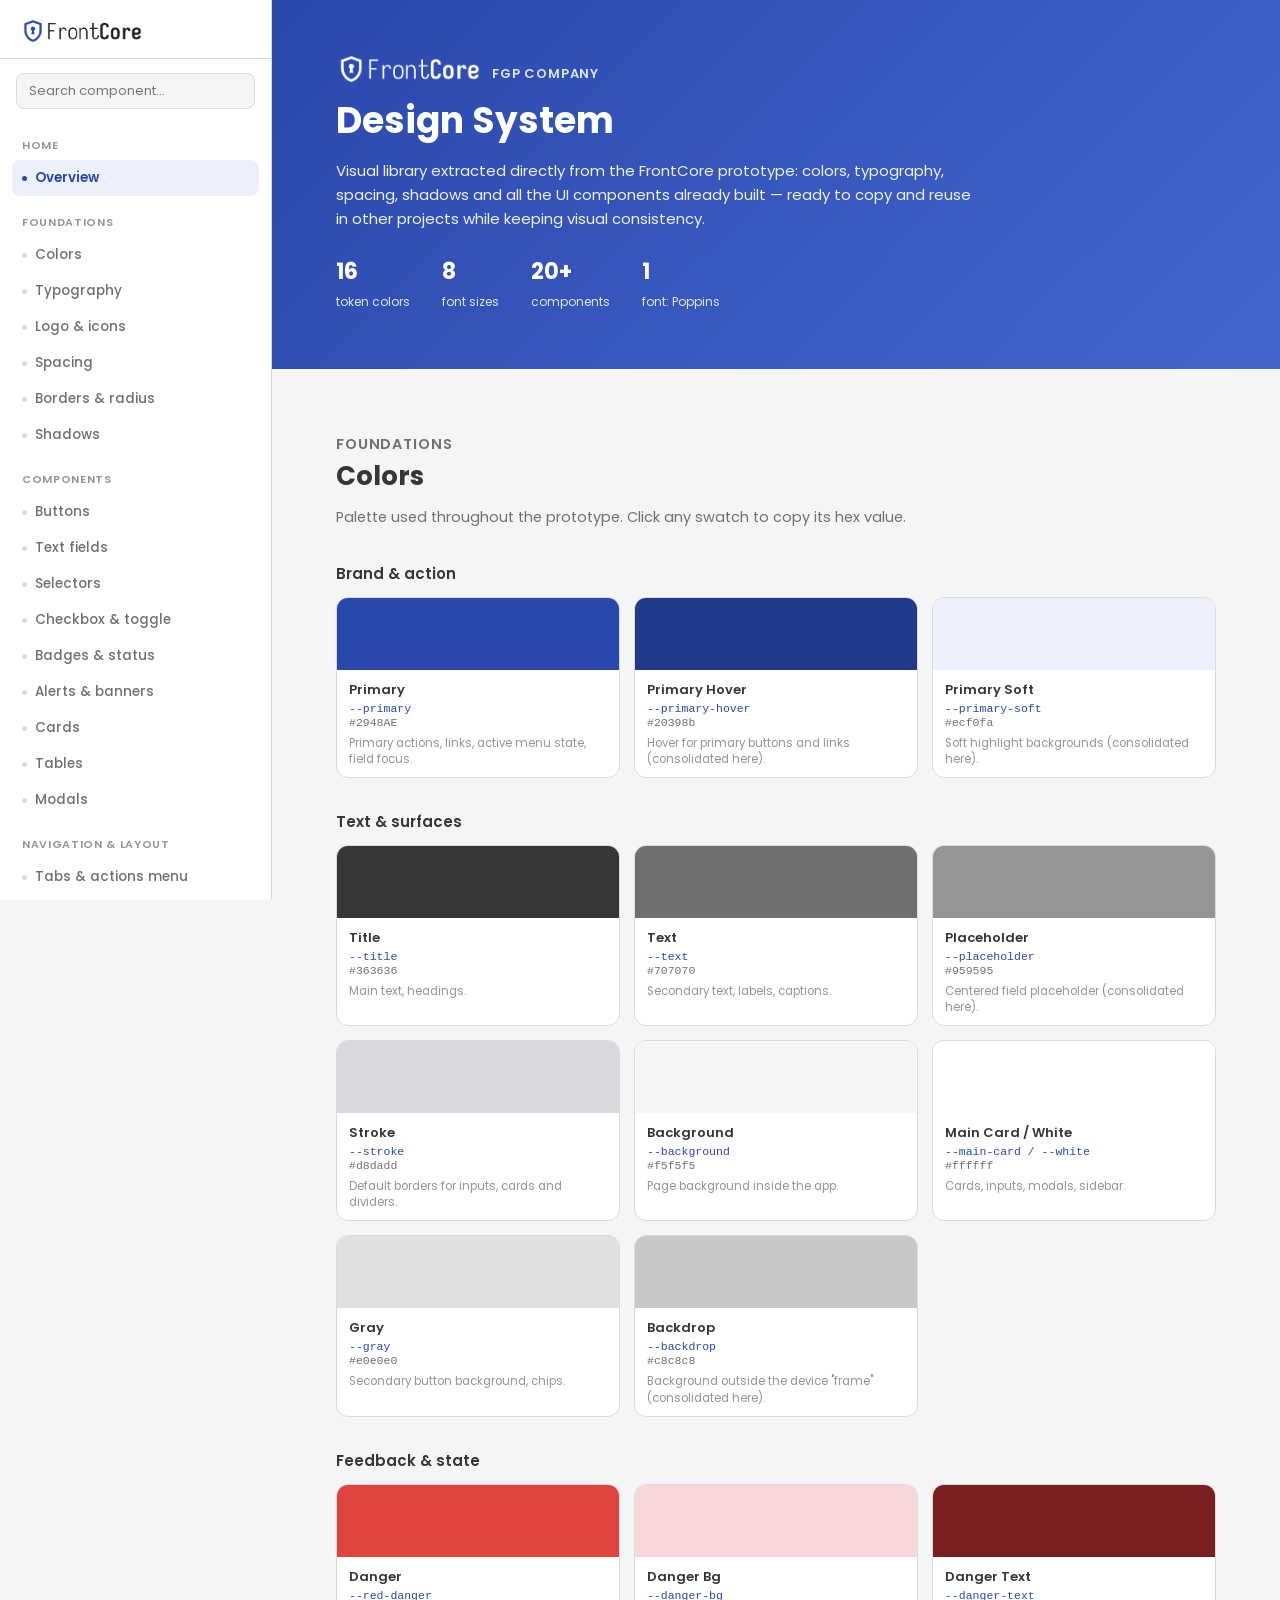
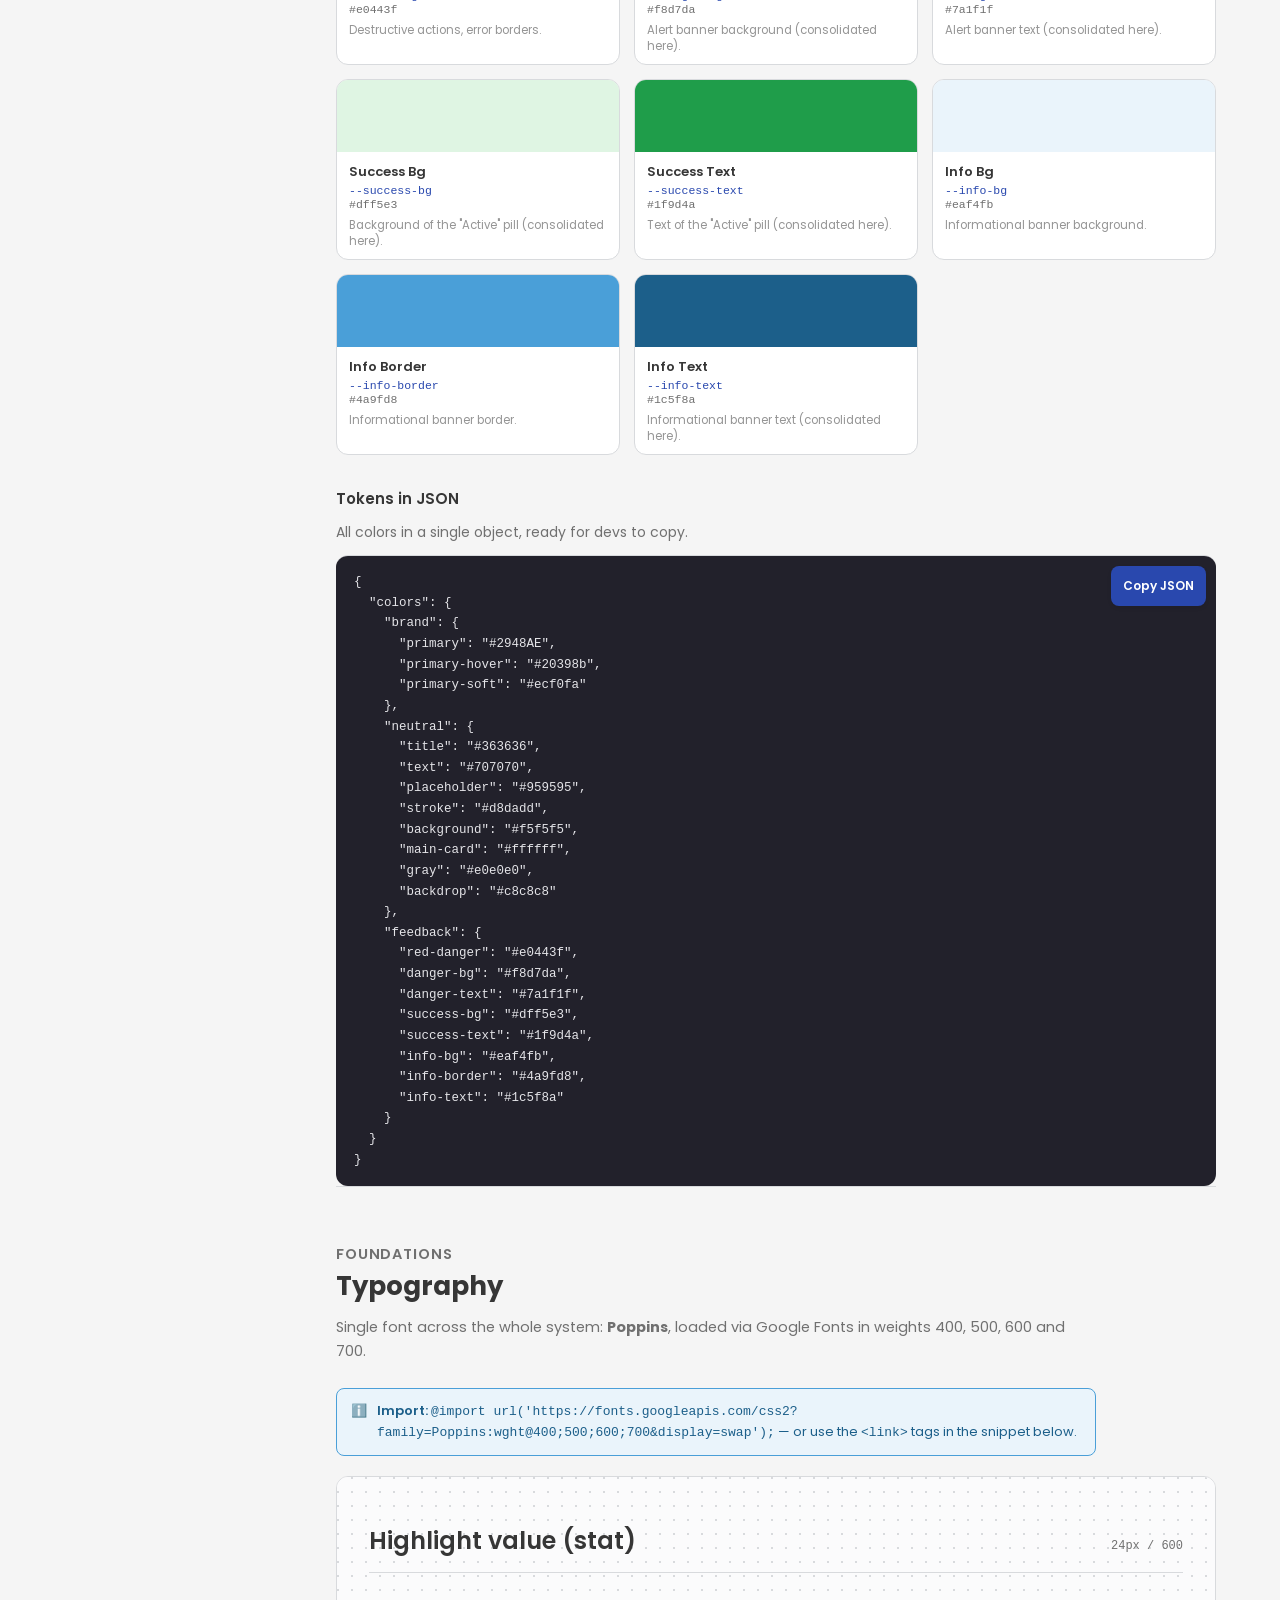
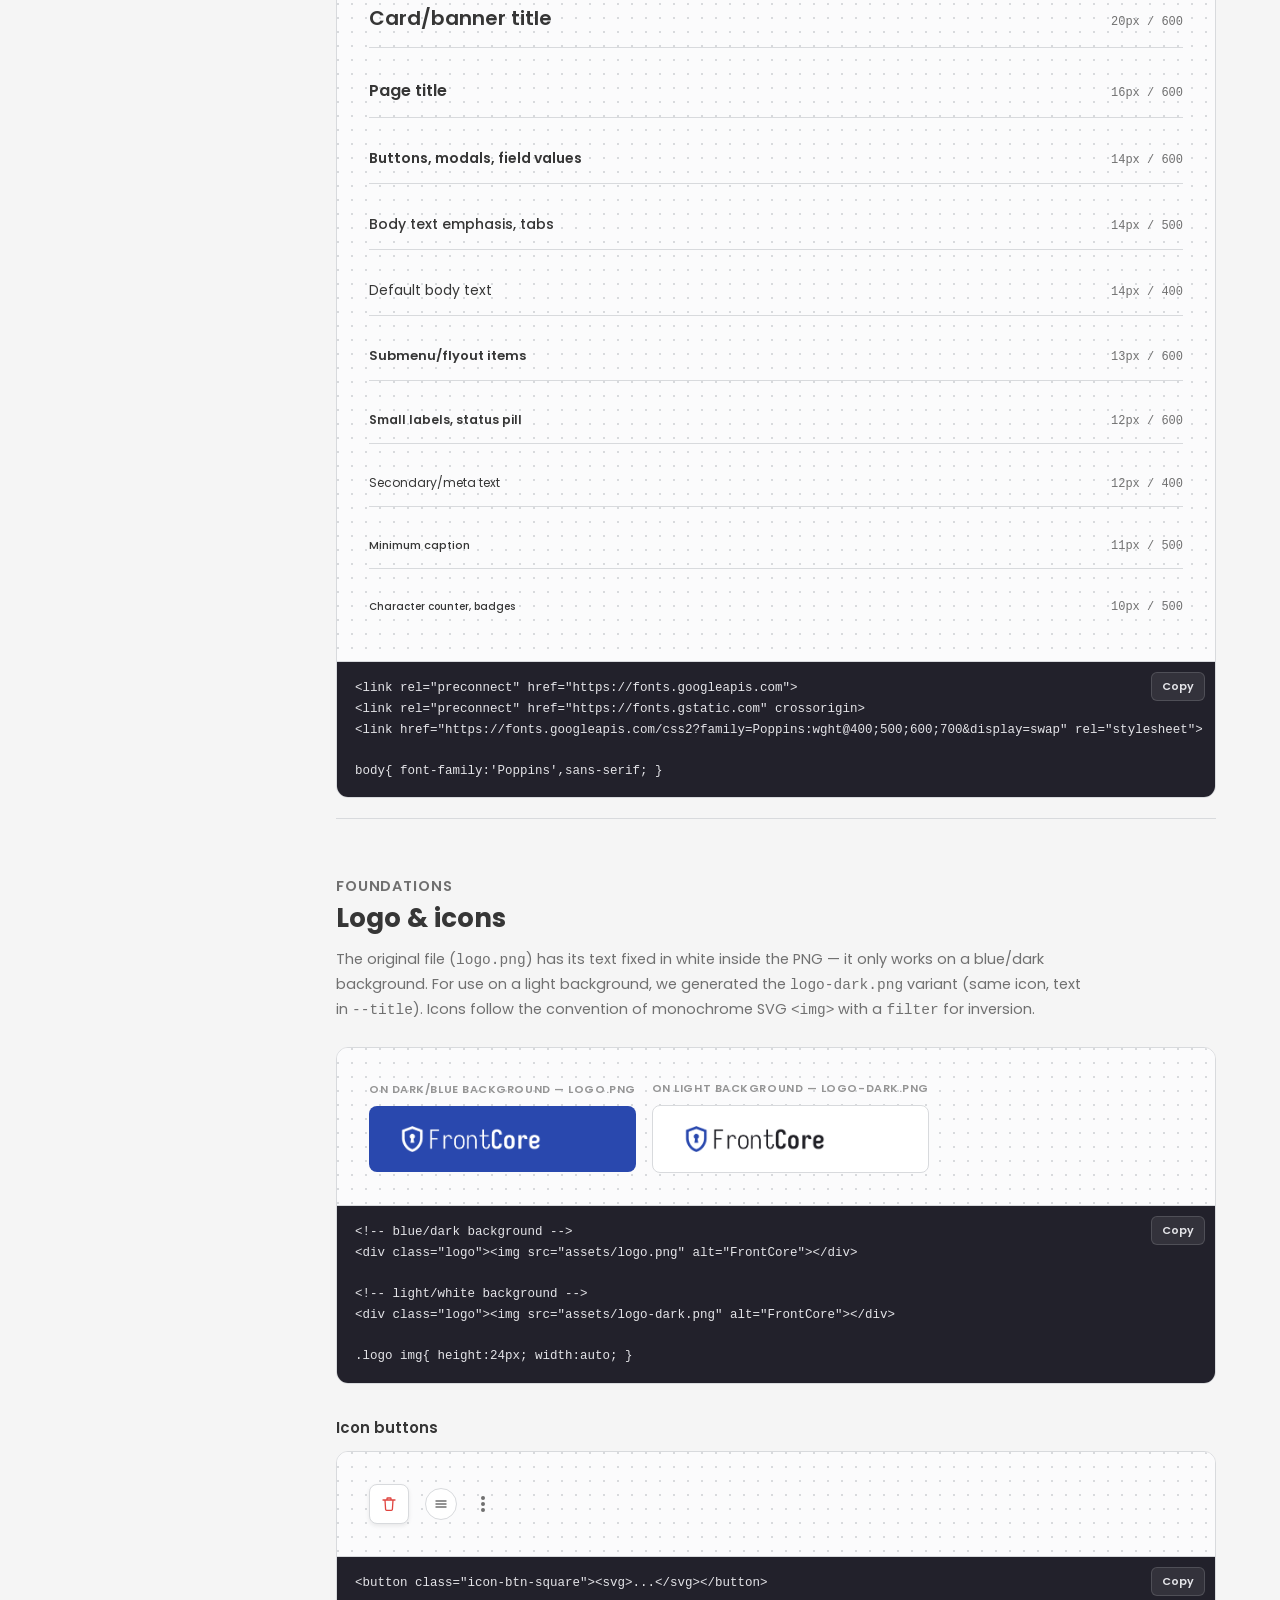
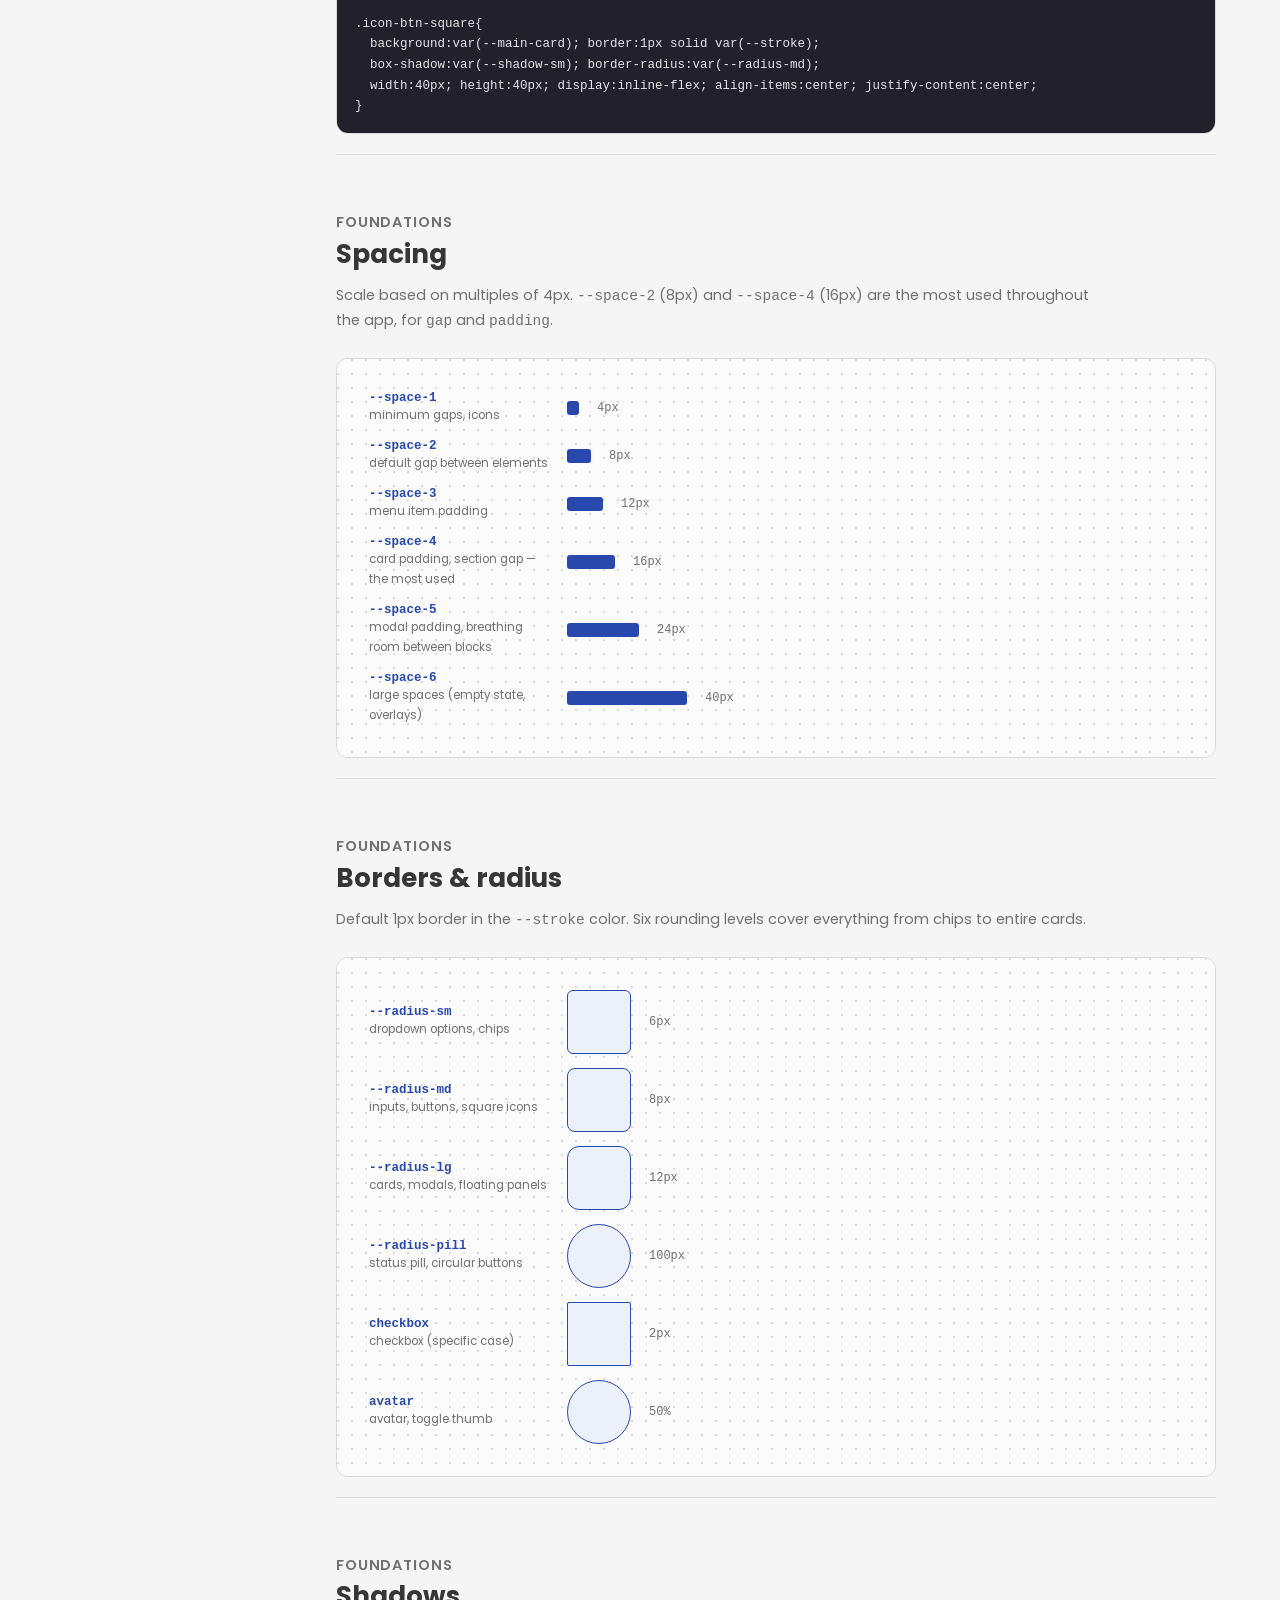
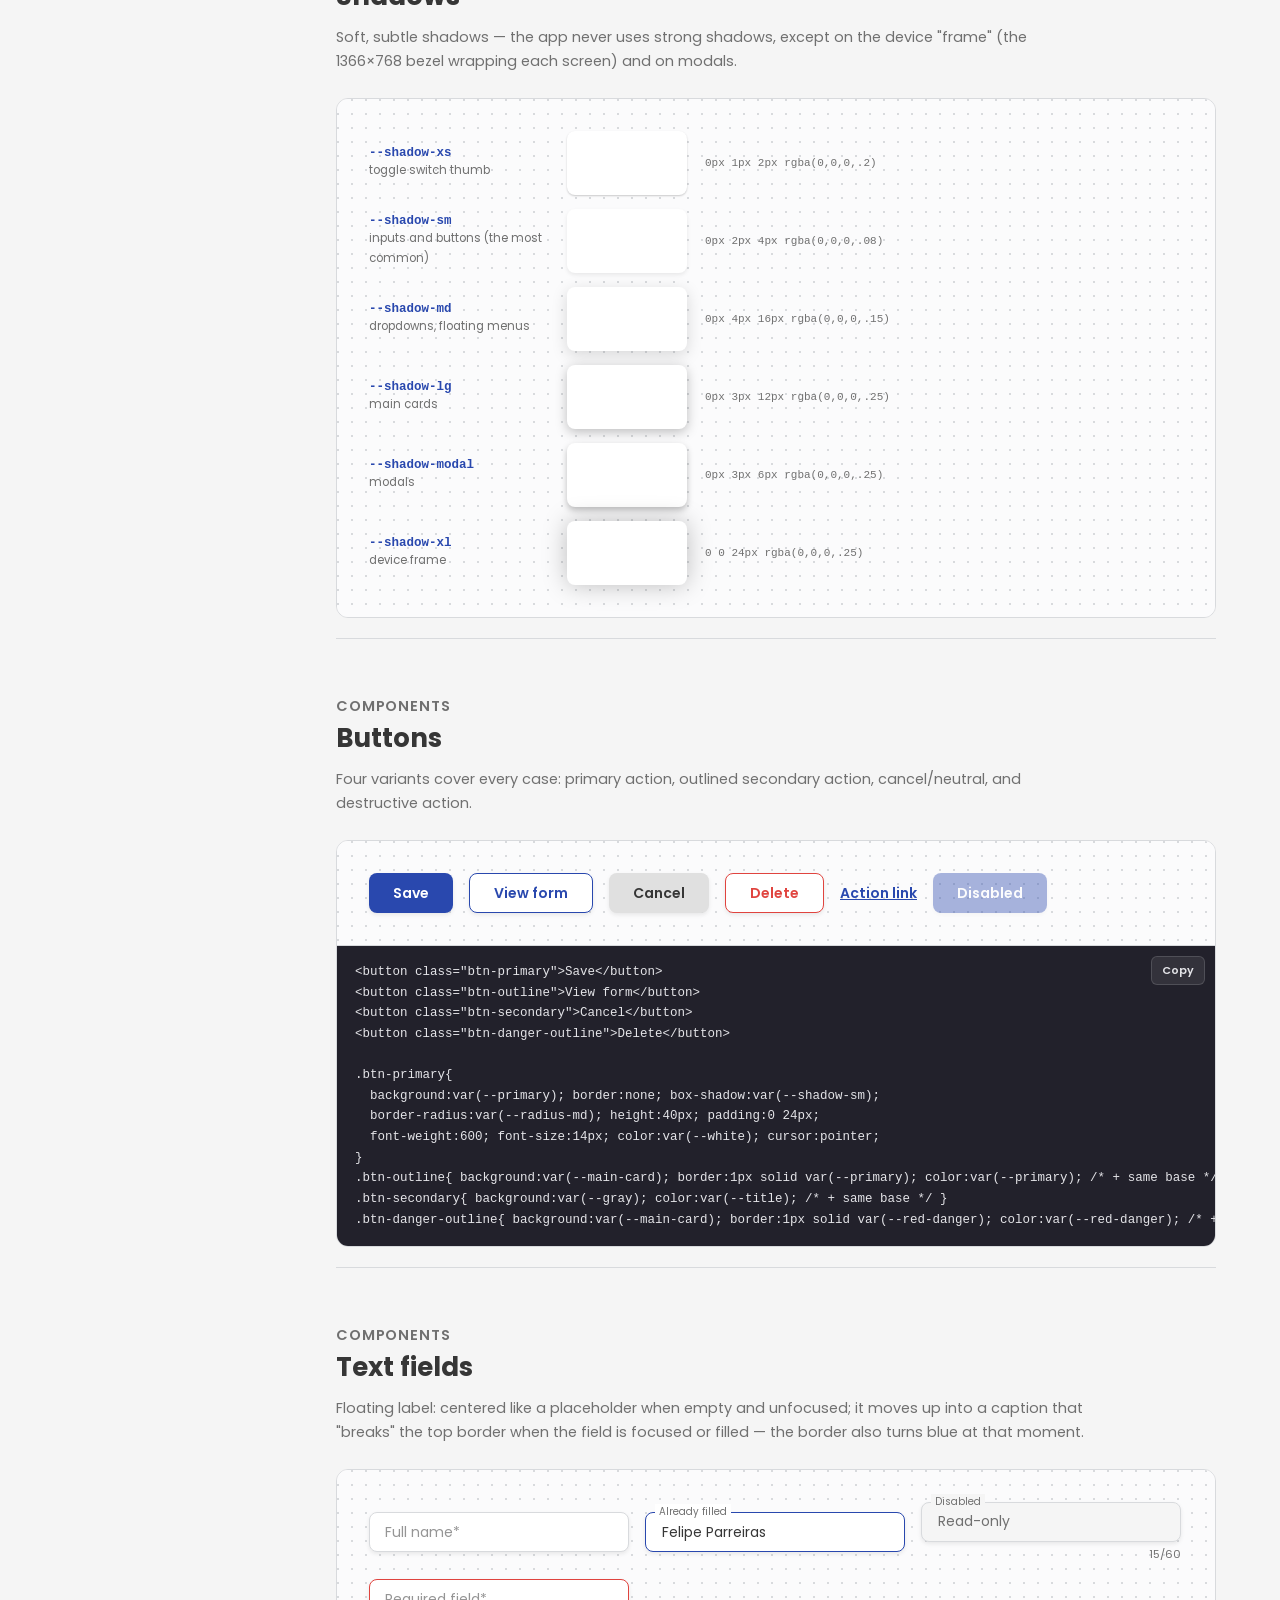
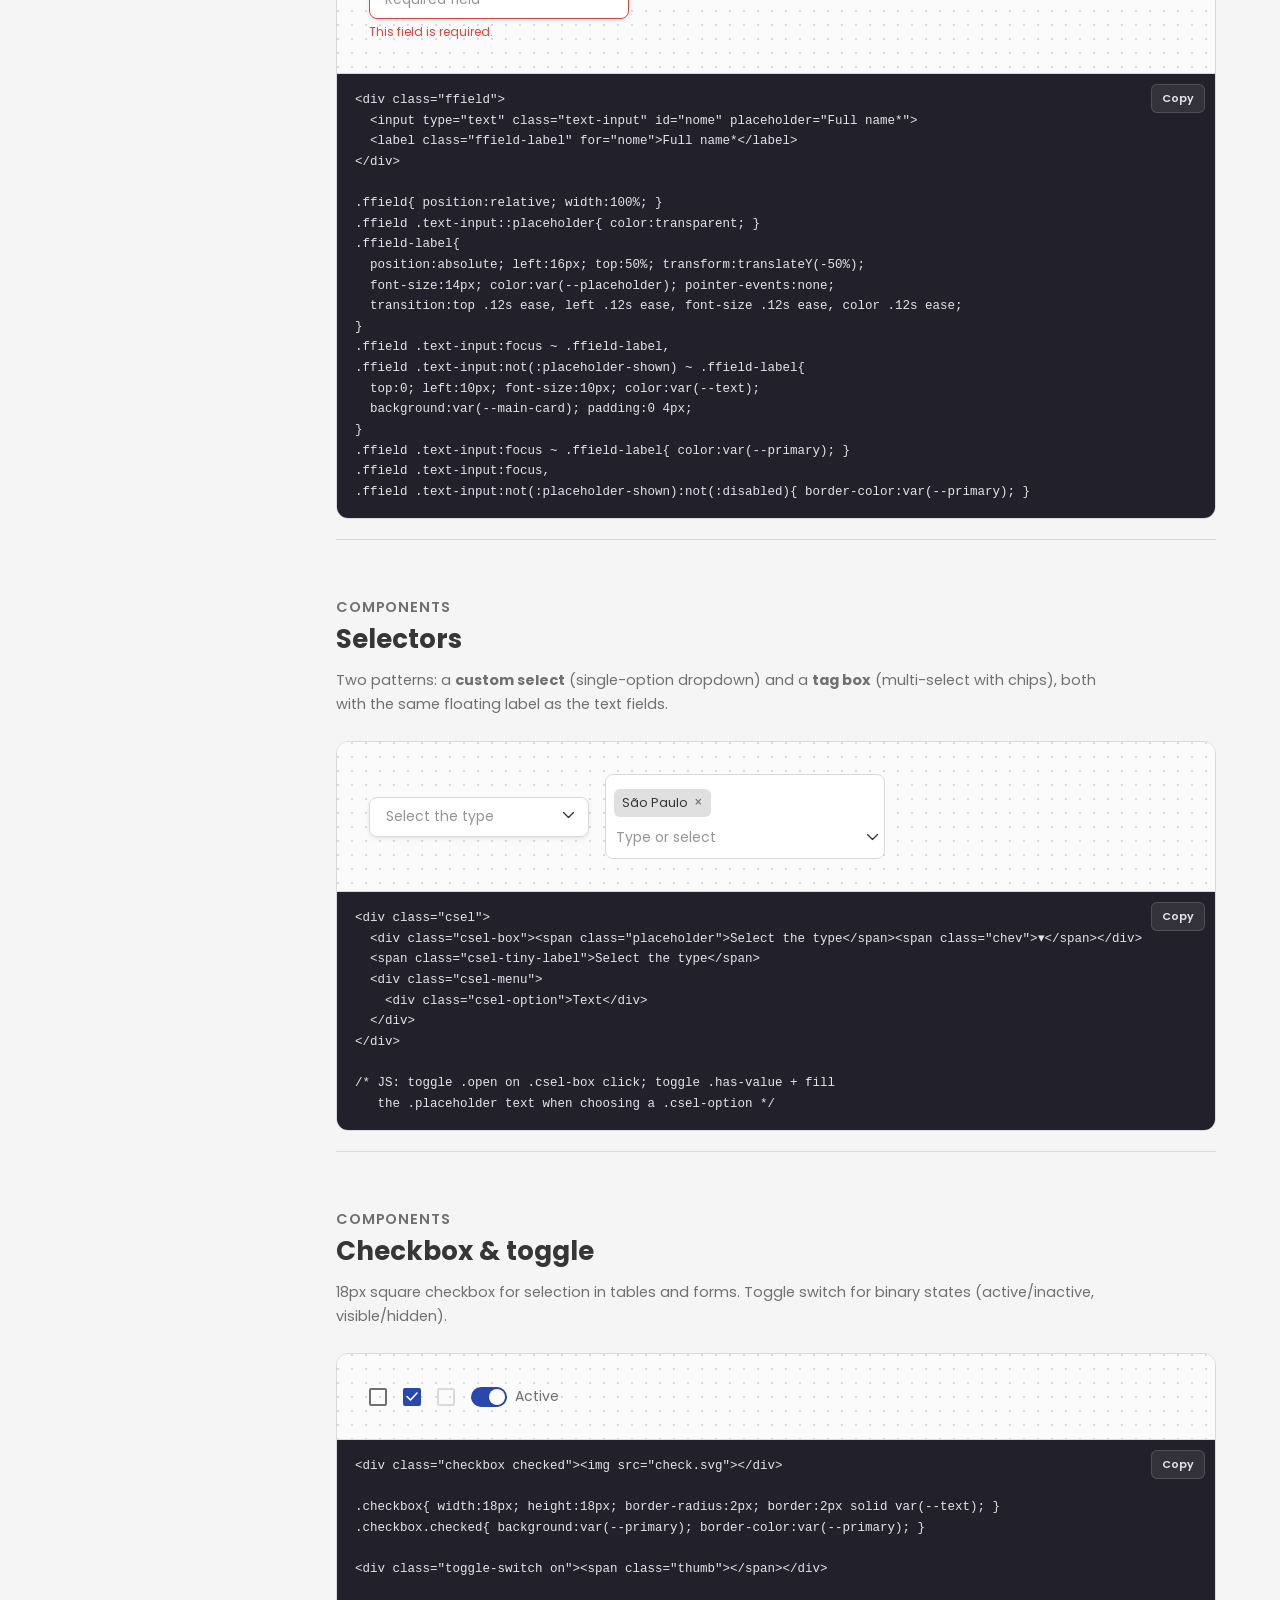
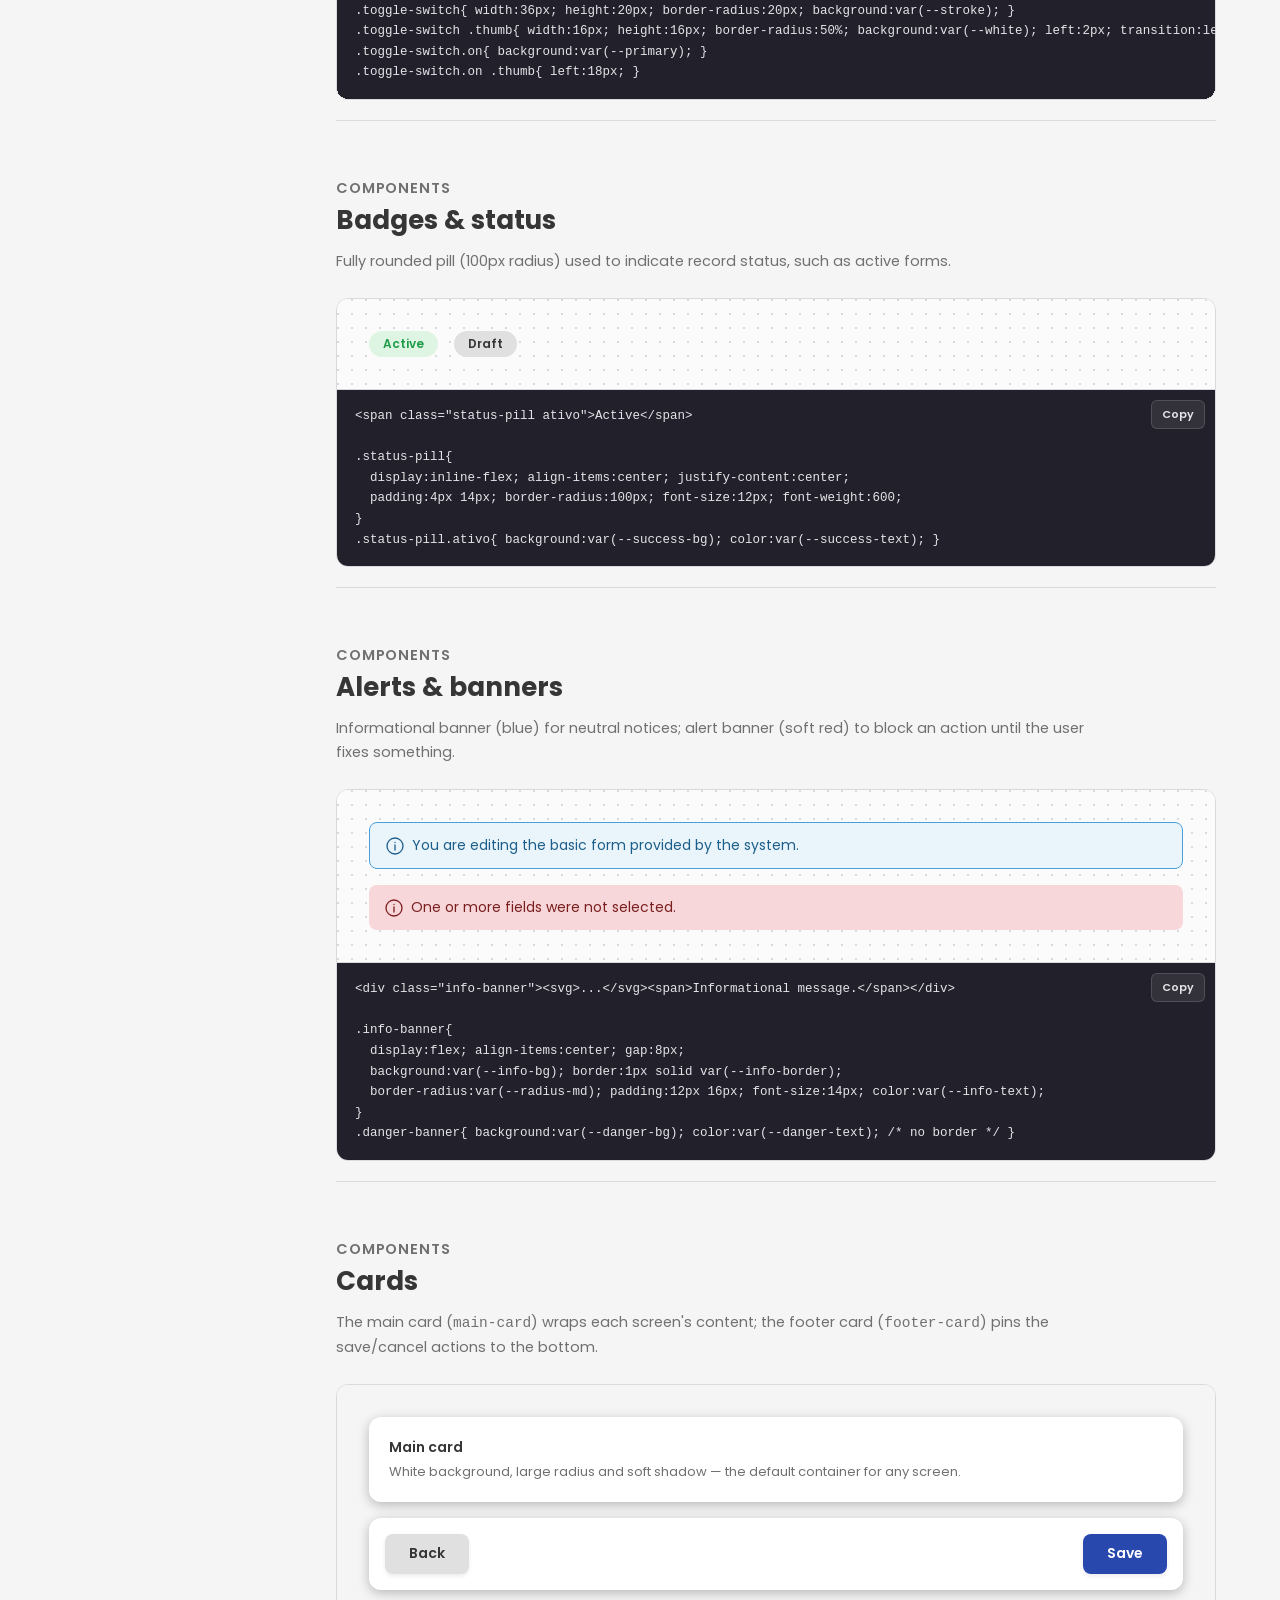
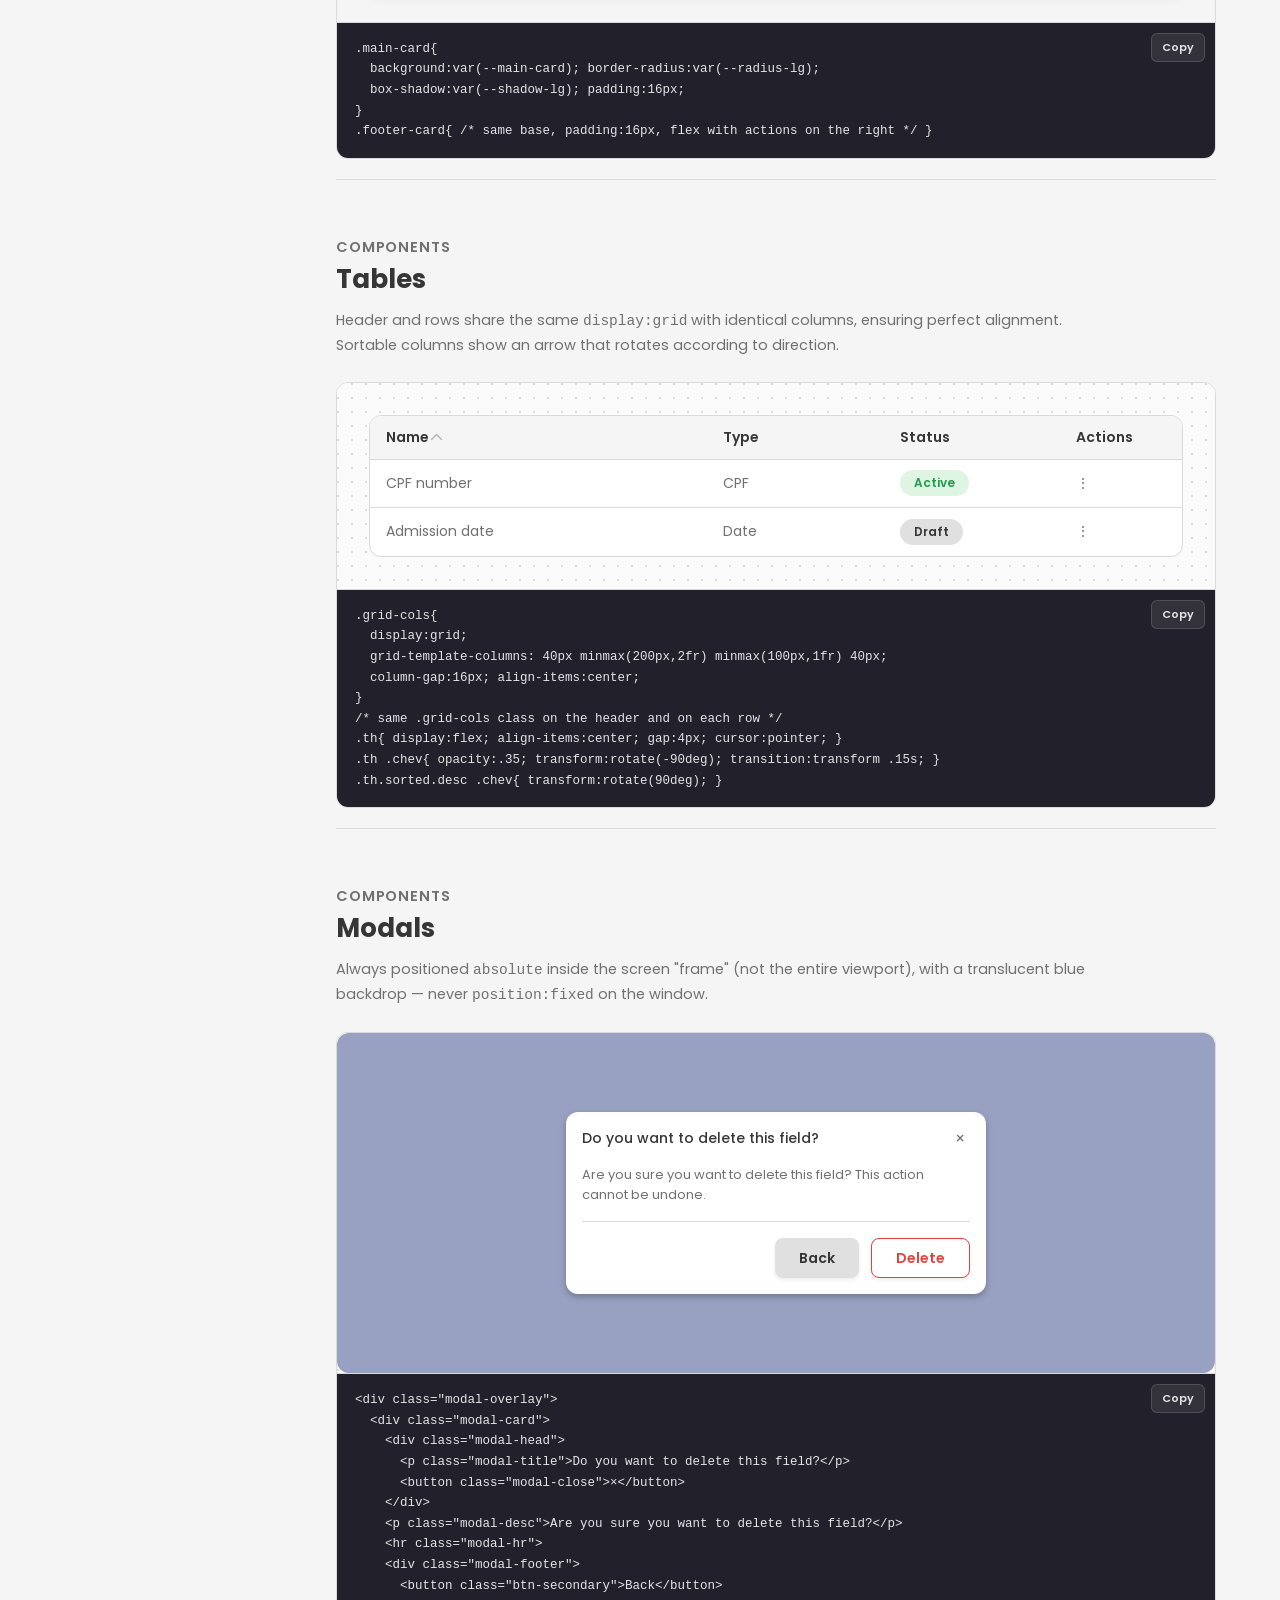
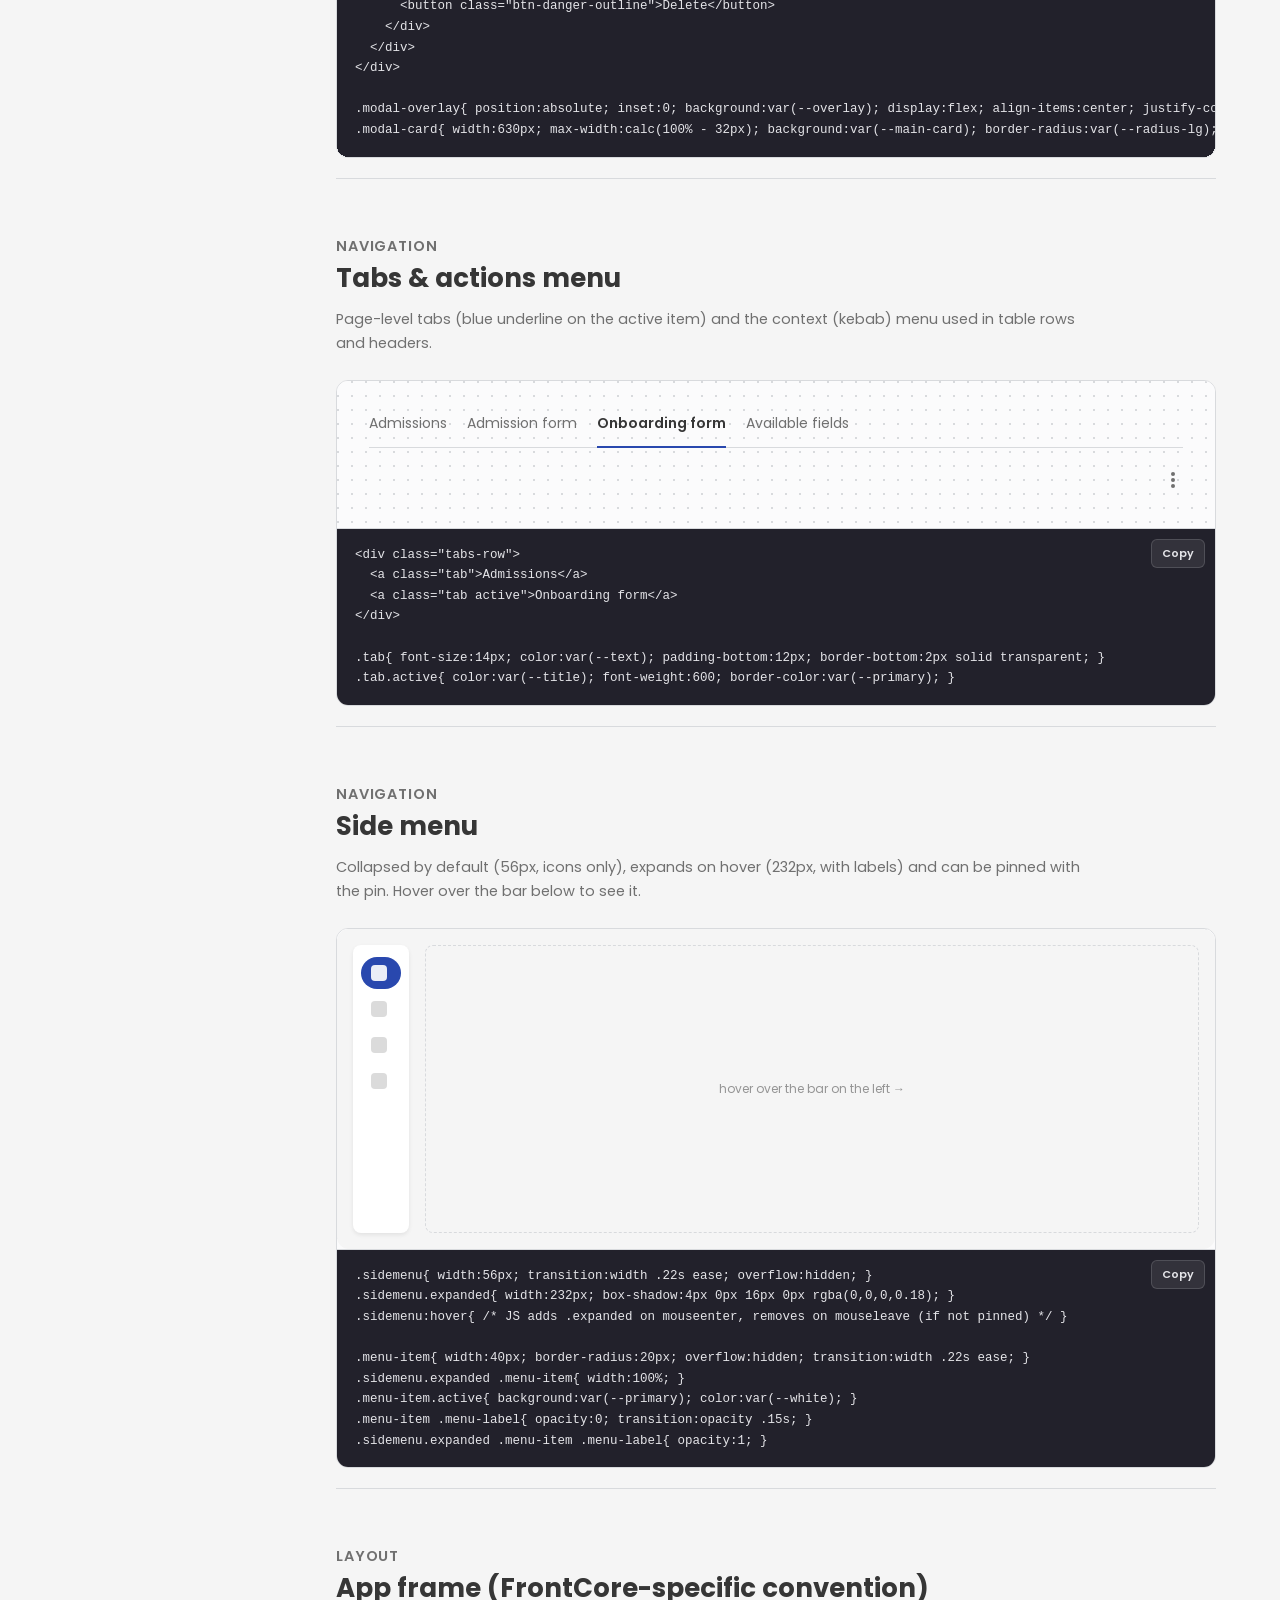
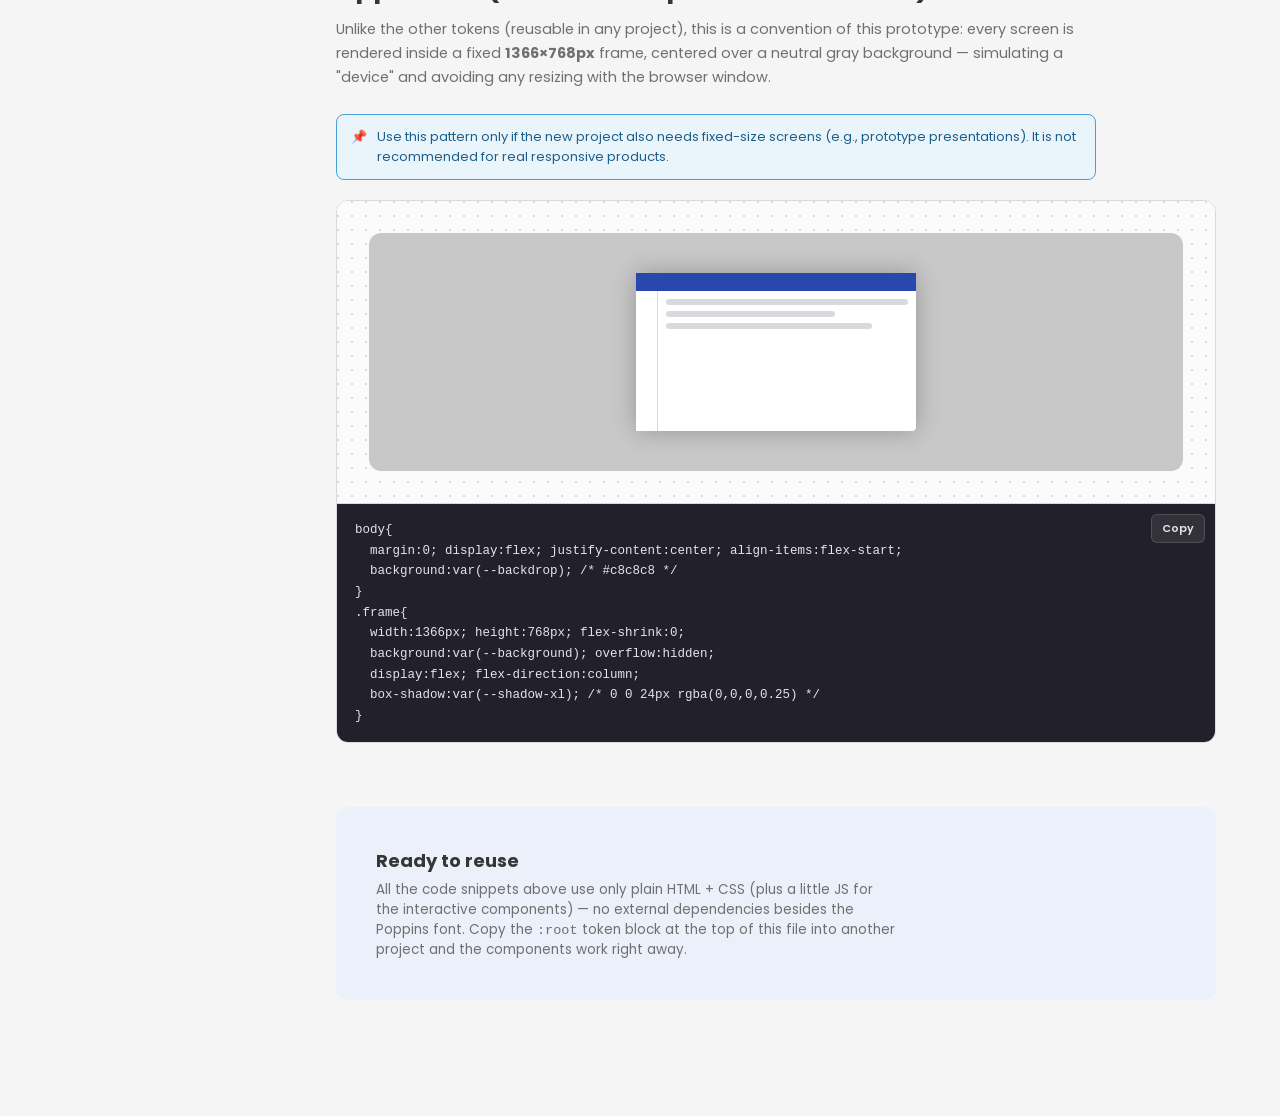
<file: index.html>
<!DOCTYPE html>
<html lang="en">
<head>
<meta charset="UTF-8">
<meta name="viewport" content="width=device-width, initial-scale=1.0">
<title>FrontCore — Design System</title>
<link rel="icon" type="image/svg+xml" href="assets/favicon.svg">
<link rel="preconnect" href="https://fonts.googleapis.com">
<link rel="preconnect" href="https://fonts.gstatic.com" crossorigin>
<link href="https://fonts.googleapis.com/css2?family=Poppins:wght@400;500;600;700&display=swap" rel="stylesheet">
<style>
  /* ============================================================
     TOKENS — faithfully extracted from the FrontCore prototype.
     Those marked "(consolidated here)" existed as loose values
     (hex/box-shadow) repeated across files, with no variable of their own;
     they were organized into tokens to make reuse easier.
     ============================================================ */
  :root{
    --primary:#2948AE;
    --primary-hover:#20398b;
    --primary-soft:#ecf0fa;      /* consolidated here */
    --background:#f5f5f5;
    --main-card:#ffffff;
    --white:#ffffff;
    --title:#363636;
    --text:#707070;
    --placeholder:#959595;       /* consolidated here */
    --stroke:#d8dadd;
    --gray:#e0e0e0;
    --backdrop:#c8c8c8;          /* consolidated here */
    --red-danger:#e0443f;
    --danger-bg:#f8d7da;         /* consolidated here */
    --danger-text:#7a1f1f;       /* consolidated here */
    --success-bg:#dff5e3;        /* consolidated here */
    --success-text:#1f9d4a;      /* consolidated here */
    --info-bg:#eaf4fb;
    --info-border:#4a9fd8;
    --info-text:#1c5f8a;         /* consolidated here */
    --overlay:rgba(41,72,174,0.3);

    --radius-sm:6px;
    --radius-md:8px;
    --radius-lg:12px;
    --radius-pill:100px;

    --shadow-xs:0px 1px 2px rgba(0,0,0,0.2);
    --shadow-sm:0px 2px 4px rgba(0,0,0,0.08);
    --shadow-md:0px 4px 16px rgba(0,0,0,0.15);
    --shadow-lg:0px 3px 12px rgba(0,0,0,0.25);
    --shadow-modal:0px 3px 6px rgba(0,0,0,0.25);
    --shadow-xl:0 0 24px rgba(0,0,0,0.25);

    --space-1:4px;
    --space-2:8px;
    --space-3:12px;
    --space-4:16px;
    --space-5:24px;
    --space-6:40px;

    --font:'Poppins',sans-serif;
  }

  *{box-sizing:border-box;}
  html{scroll-behavior:smooth;}
  html,body{margin:0;font-family:var(--font);color:var(--title);background:var(--background);}
  img{display:block;max-width:100%;}
  a{color:inherit;}
  button{font-family:inherit;}
  input{font-family:inherit;}
  code, pre{font-family:'SFMono-Regular',Consolas,'Liberation Mono',Menlo,monospace;}

  /* ---------------- Documentation site layout ---------------- */
  .app{display:flex;min-height:100vh;}

  .sidenav{
    width:272px;flex-shrink:0;background:var(--main-card);border-right:1px solid var(--stroke);
    position:sticky;top:0;height:100vh;overflow-y:auto;display:flex;flex-direction:column;z-index:20;
  }
  .sidenav-brand{display:flex;align-items:center;gap:10px;padding:20px 20px 16px;border-bottom:1px solid var(--stroke);}
  .sidenav-brand img{height:22px;width:auto;}
  .sidenav-brand .tag{font-size:10px;font-weight:600;color:var(--primary);background:var(--primary-soft);padding:2px 8px;border-radius:var(--radius-pill);letter-spacing:.04em;text-transform:uppercase;}
  .sidenav-search{padding:14px 16px 6px;}
  .sidenav-search input{
    width:100%;height:36px;border:1px solid var(--stroke);border-radius:var(--radius-md);padding:0 12px;
    font-size:13px;outline:none;background:var(--background);color:var(--title);
  }
  .sidenav-search input:focus{border-color:var(--primary);background:var(--main-card);}
  .sidenav-groups{padding:8px 12px 24px;flex:1;}
  .nav-group{margin-bottom:4px;}
  .nav-group-title{font-size:11px;font-weight:600;color:var(--placeholder);text-transform:uppercase;letter-spacing:.06em;padding:14px 10px 6px;}
  .nav-link{
    display:flex;align-items:center;gap:8px;padding:8px 10px;border-radius:var(--radius-md);font-size:13.5px;font-weight:500;
    color:var(--text);cursor:pointer;text-decoration:none;
  }
  .nav-link:hover{background:var(--background);color:var(--title);}
  .nav-link.active{background:var(--primary-soft);color:var(--primary);font-weight:600;}
  .nav-link .dot{width:5px;height:5px;border-radius:50%;background:var(--stroke);flex-shrink:0;}
  .nav-link.active .dot{background:var(--primary);}
  .nav-link.hidden{display:none;}

  .main{flex:1;min-width:0;}

  .hero{
    background:linear-gradient(135deg,var(--primary) 0%,#4466cc 100%);color:var(--white);
    padding:56px 64px;display:flex;flex-direction:column;gap:16px;
  }
  .hero-eyebrow{display:flex;align-items:center;gap:12px;}
  .hero-eyebrow img{height:26px;filter:brightness(0) invert(1);}
  .hero-eyebrow span{font-size:13px;font-weight:600;letter-spacing:.06em;text-transform:uppercase;opacity:.85;line-height:1;position:relative;top:4px;} /* top: fine-tuning to align with the logo baseline */
  .hero h1{margin:0;font-size:36px;font-weight:700;max-width:720px;line-height:1.25;}
  .hero p{margin:0;font-size:15px;font-weight:400;max-width:640px;line-height:1.6;opacity:.92;}
  .hero-stats{display:flex;gap:32px;margin-top:8px;flex-wrap:wrap;}
  .hero-stat b{display:block;font-size:22px;font-weight:700;}
  .hero-stat span{font-size:12px;opacity:.85;}

  .content{padding:8px 64px 96px;max-width:1180px;}

  .section{padding-top:56px;scroll-margin-top:24px;}
  .section-head{margin-bottom:24px;max-width:760px;}
  .section-kicker{font-size:12px;font-weight:600;color:var(--primary);text-transform:uppercase;letter-spacing:.06em;margin:0 0 6px;}
  .section-head h2{font-size:26px;font-weight:700;margin:0 0 10px;}
  .section-head p{font-size:14.5px;color:var(--text);line-height:1.65;margin:0;}
  .section + .section{border-top:1px solid var(--stroke);}

  .note{
    display:flex;gap:10px;background:var(--info-bg);border:1px solid var(--info-border);border-radius:var(--radius-md);
    padding:12px 14px;font-size:13px;color:var(--info-text);line-height:1.55;margin:0 0 20px;max-width:760px;
  }
  .note b{font-weight:600;}

  .subhead{font-size:15px;font-weight:600;color:var(--title);margin:32px 0 12px;}
  .subhead:first-child{margin-top:0;}

  /* ---------------- Demo blocks (preview + copyable code) ---------------- */
  .demo{border:1px solid var(--stroke);border-radius:var(--radius-lg);overflow:hidden;margin-bottom:20px;background:var(--main-card);}
  .demo-preview{
    padding:32px;display:flex;flex-wrap:wrap;align-items:center;gap:16px;
    background-image:radial-gradient(var(--stroke) 1px, transparent 1px);background-size:14px 14px;background-position:-6px -6px;
    background-color:#fbfbfc;
  }
  .demo-preview.column{flex-direction:column;align-items:stretch;}
  .demo-label{font-size:11px;font-weight:600;color:var(--placeholder);text-transform:uppercase;letter-spacing:.05em;width:100%;margin-bottom:-6px;}
  .demo-code{position:relative;border-top:1px solid var(--stroke);}
  .demo-code pre{margin:0;padding:16px 52px 16px 18px;font-size:12.5px;line-height:1.65;color:#e4e4e8;background:#22212b;overflow-x:auto;}
  .copy-btn{
    position:absolute;top:10px;right:10px;background:rgba(255,255,255,0.08);border:1px solid rgba(255,255,255,0.14);
    color:#e4e4e8;font-size:11px;font-weight:600;padding:5px 10px;border-radius:var(--radius-sm);cursor:pointer;
    display:flex;align-items:center;gap:5px;
  }
  .copy-btn:hover{background:rgba(255,255,255,0.16);}
  .copy-btn.copied{background:var(--primary);border-color:var(--primary);color:var(--white);}

  /* ---------------- Tokens: colors ---------------- */
  .swatch-grid{display:grid;grid-template-columns:repeat(auto-fill,minmax(210px,1fr));gap:14px;}
  .swatch{border:1px solid var(--stroke);border-radius:var(--radius-lg);overflow:hidden;cursor:pointer;background:var(--main-card);transition:box-shadow .15s;}
  .swatch:hover{box-shadow:var(--shadow-sm);}
  .swatch-color{height:72px;position:relative;}
  .swatch-copied-tag{
    position:absolute;inset:0;display:flex;align-items:center;justify-content:center;background:rgba(0,0,0,0.45);
    color:#fff;font-size:12px;font-weight:600;opacity:0;transition:opacity .15s;
  }
  .swatch.copied .swatch-copied-tag{opacity:1;}
  .swatch-meta{padding:10px 12px;}
  .swatch-name{font-size:13px;font-weight:600;color:var(--title);}
  .swatch-var{font-size:11.5px;color:var(--primary);font-family:monospace;margin-top:2px;}
  .swatch-hex{font-size:11.5px;color:var(--text);margin-top:1px;font-family:monospace;}
  .swatch-usage{font-size:11.5px;color:var(--placeholder);margin-top:6px;line-height:1.4;}

  /* ---------------- Typography ---------------- */
  .type-row{display:flex;align-items:baseline;gap:20px;padding:14px 0;border-bottom:1px solid var(--stroke);}
  .type-row:last-child{border-bottom:none;}
  .type-sample{flex:1;color:var(--title);}
  .type-meta{font-size:12px;color:var(--text);font-family:monospace;white-space:nowrap;}

  /* ---------------- Spacing / radius / shadow samples ---------------- */
  .token-list{display:flex;flex-direction:column;gap:14px;}
  .token-list-item{display:flex;align-items:center;gap:18px;}
  .token-visual-bar{height:14px;background:var(--primary);border-radius:3px;}
  .token-visual-box{width:64px;height:64px;background:var(--primary-soft);border:1.5px solid var(--primary);flex-shrink:0;}
  .token-visual-shadow{width:120px;height:64px;background:var(--main-card);border-radius:var(--radius-md);flex-shrink:0;}
  .token-label{width:180px;flex-shrink:0;font-size:13px;color:var(--title);}
  .token-label b{display:block;font-family:monospace;font-size:12.5px;color:var(--primary);font-weight:600;}
  .token-label span{color:var(--text);font-size:11.5px;}

  /* ================= REAL APP COMPONENTS ================= */

  /* Buttons */
  .btn-primary{
    background:var(--primary);border:none;box-shadow:var(--shadow-sm);border-radius:var(--radius-md);
    height:40px;padding:0 24px;font-weight:600;font-size:14px;color:var(--white);cursor:pointer;
    display:inline-flex;align-items:center;justify-content:center;
  }
  .btn-primary:hover{background:var(--primary-hover);}
  .btn-primary:disabled{opacity:.4;cursor:not-allowed;}
  .btn-outline{
    background:var(--main-card);border:1px solid var(--primary);box-shadow:var(--shadow-sm);
    border-radius:var(--radius-md);height:40px;padding:0 24px;display:inline-flex;align-items:center;justify-content:center;
    color:var(--primary);font-weight:600;font-size:14px;cursor:pointer;
  }
  .btn-secondary{
    background:var(--gray);border:none;box-shadow:var(--shadow-sm);border-radius:var(--radius-md);
    height:40px;padding:0 24px;font-weight:600;font-size:14px;color:var(--title);cursor:pointer;
    display:inline-flex;align-items:center;justify-content:center;
  }
  .btn-danger-outline{
    background:var(--main-card);border:1px solid var(--red-danger);box-shadow:var(--shadow-sm);
    border-radius:var(--radius-md);height:40px;padding:0 24px;font-weight:600;font-size:14px;color:var(--red-danger);cursor:pointer;
    display:inline-flex;align-items:center;justify-content:center;
  }
  .btn-link{background:transparent;border:none;padding:0;font-weight:600;font-size:14px;color:var(--primary);text-decoration:underline;cursor:pointer;}
  .icon-btn-square{
    background:var(--main-card);border:1px solid var(--stroke);box-shadow:var(--shadow-sm);
    border-radius:var(--radius-md);width:40px;height:40px;display:inline-flex;align-items:center;justify-content:center;cursor:pointer;
  }
  .icon-btn-circle{width:32px;height:32px;border-radius:var(--radius-pill);border:1px solid var(--stroke);background:var(--main-card);display:inline-flex;align-items:center;justify-content:center;cursor:pointer;}
  .icon-btn-circle:hover{background:var(--background);}
  .btn-primary img,.btn-outline img{width:14px;filter:brightness(0) invert(1);}

  /* Floating label input */
  .field-group{width:260px;display:flex;flex-direction:column;gap:4px;}
  .text-input{
    width:100%;height:40px;background:var(--main-card);border:1px solid var(--stroke);border-radius:var(--radius-md);
    box-shadow:var(--shadow-sm);padding:8px 16px;font-size:14px;color:var(--title);outline:none;
  }
  .text-input:focus,.text-input:not(:placeholder-shown):not(:disabled){border-color:var(--primary);}
  .text-input.invalid{border-color:var(--red-danger);}
  .text-input:disabled{background:var(--background);color:var(--text);cursor:not-allowed;}
  .ffield{position:relative;width:100%;}
  .ffield .text-input{width:100%;}
  .ffield .text-input::placeholder{color:transparent;}
  .ffield-label{
    position:absolute;left:16px;top:50%;transform:translateY(-50%);font-size:14px;color:var(--placeholder);
    pointer-events:none;background:transparent;transition:top .12s ease,left .12s ease,font-size .12s ease,color .12s ease,background-color .12s ease;
  }
  .ffield .text-input:focus ~ .ffield-label,.ffield .text-input:not(:placeholder-shown) ~ .ffield-label{
    top:0;left:10px;font-size:10px;color:var(--text);background:var(--main-card);padding:0 4px;
  }
  .ffield .text-input:focus ~ .ffield-label{color:var(--primary);}
  .ffield .text-input:disabled ~ .ffield-label{background:var(--background);}
  .field-counter{align-self:flex-end;font-size:11px;color:var(--text);}
  .field-error{font-size:12px;color:var(--red-danger);}

  /* Custom select */
  .csel{position:relative;width:220px;}
  .csel-box{
    width:100%;height:40px;background:var(--main-card);border:1px solid var(--stroke);border-radius:var(--radius-md);
    box-shadow:var(--shadow-sm);padding:8px 16px;display:flex;align-items:center;justify-content:space-between;gap:8px;cursor:pointer;font-size:14px;color:var(--title);
  }
  .csel-box .placeholder{color:var(--placeholder);transition:opacity .12s ease;}
  .csel.open .csel-box .placeholder{opacity:0;}
  .csel.open .csel-box{border-color:var(--primary);}
  .csel-box .chev{width:7px;flex-shrink:0;transform:rotate(90deg);transition:transform .15s;}
  .csel.open .csel-box .chev{transform:rotate(-90deg);}
  .tagbox .chev{width:7px;flex-shrink:0;transform:rotate(90deg);transition:transform .15s;}
  .tagbox.open .chev{transform:rotate(-90deg);}
  .csel-menu{display:none;position:absolute;top:calc(100% + 4px);left:0;right:0;background:var(--main-card);border:1px solid var(--stroke);border-radius:var(--radius-md);box-shadow:var(--shadow-md);z-index:30;max-height:180px;overflow-y:auto;padding:4px;}
  .csel.open .csel-menu{display:block;}
  .csel-option{padding:8px 12px;font-size:14px;border-radius:var(--radius-sm);cursor:pointer;color:var(--title);}
  .csel-option:hover{background:var(--background);}
  .csel-option.selected{color:var(--primary);font-weight:600;}
  .csel-tiny-label{position:absolute;top:-6px;left:10px;background:var(--main-card);padding:0 4px;font-size:10px;color:var(--text);opacity:0;pointer-events:none;transition:opacity .12s ease,color .12s ease;}
  .csel.open .csel-tiny-label,.csel.has-value .csel-tiny-label{opacity:1;}
  .csel.open .csel-tiny-label{color:var(--primary);}

  /* Tag multiselect */
  .tagbox{background:var(--main-card);border:1px solid var(--stroke);border-radius:var(--radius-md);padding:8px;display:flex;flex-direction:column;gap:8px;position:relative;width:280px;transition:padding-top .12s ease,border-color .12s ease;}
  .tagbox.open,.tagbox.has-value{padding-top:14px;}
  .tagbox.open{border-color:var(--primary);}
  .tag-list{display:flex;flex-wrap:wrap;gap:6px;}
  .tag-chip{background:var(--gray);border-radius:var(--radius-sm);padding:4px 8px;font-size:13px;color:var(--title);display:flex;align-items:center;gap:6px;}
  .tag-chip button{background:transparent;border:none;padding:0;cursor:pointer;color:var(--text);display:flex;}
  .tag-input-row{display:flex;align-items:center;justify-content:space-between;gap:8px;cursor:text;}
  .tag-input-row input{flex:1;border:none;outline:none;font-size:14px;font-family:inherit;min-width:60px;color:var(--title);}
  .tag-input-row input::placeholder{color:var(--placeholder);}

  /* Checkbox / toggle */
  .checkbox{width:18px;height:18px;border-radius:2px;border:2px solid var(--text);cursor:pointer;display:flex;align-items:center;justify-content:center;flex-shrink:0;}
  .checkbox.checked{background:var(--primary);border-color:var(--primary);}
  .checkbox.locked{border-color:var(--stroke);cursor:not-allowed;}
  .toggle-switch{width:36px;height:20px;border-radius:20px;background:var(--stroke);position:relative;cursor:pointer;flex-shrink:0;transition:background .15s;}
  .toggle-switch .thumb{position:absolute;top:2px;left:2px;width:16px;height:16px;border-radius:50%;background:var(--white);transition:left .15s;box-shadow:var(--shadow-xs);}
  .toggle-switch.on{background:var(--primary);}
  .toggle-switch.on .thumb{left:18px;}
  .toggle-row{display:flex;align-items:center;gap:8px;}
  .toggle-label{font-size:14px;color:var(--text);}

  /* Status pill */
  .status-pill{display:inline-flex;align-items:center;justify-content:center;padding:4px 14px;border-radius:var(--radius-pill);font-size:12px;font-weight:600;white-space:nowrap;}
  .status-pill.ativo{background:var(--success-bg);color:var(--success-text);}
  .status-pill.rascunho{background:var(--gray);color:var(--title);}

  /* Banners */
  .info-banner{display:flex;align-items:center;gap:8px;background:var(--info-bg);border:1px solid var(--info-border);border-radius:var(--radius-md);padding:12px 16px;font-size:14px;color:var(--info-text);width:100%;}
  .danger-banner{display:flex;align-items:center;gap:8px;background:var(--danger-bg);border-radius:var(--radius-md);padding:12px 16px;font-size:14px;color:var(--danger-text);width:100%;}

  /* Cards */
  .main-card-demo{background:var(--main-card);border-radius:var(--radius-lg);box-shadow:var(--shadow-lg);padding:20px;width:100%;}
  .footer-card-demo{background:var(--main-card);border-radius:var(--radius-lg);box-shadow:var(--shadow-lg);padding:16px;width:100%;display:flex;align-items:center;justify-content:space-between;gap:16px;}

  /* Table */
  .table-demo{width:100%;background:var(--main-card);border:1px solid var(--stroke);border-radius:var(--radius-lg);overflow:hidden;}
  .grid-cols-demo{display:grid;grid-template-columns:minmax(160px,2fr) minmax(120px,1fr) minmax(120px,1fr) 90px;column-gap:16px;align-items:center;padding:0 16px;}
  .table-head-demo{background:var(--background);height:44px;border-bottom:1px solid var(--stroke);}
  .th-demo{display:flex;align-items:center;gap:4px;font-size:14px;font-weight:600;color:var(--title);cursor:pointer;user-select:none;}
  .th-demo .chev{width:7px;height:12px;opacity:.35;transform:rotate(-90deg);}
  .row-demo{height:48px;border-bottom:1px solid var(--stroke);font-size:14px;color:var(--text);}
  .row-demo:last-child{border-bottom:none;}
  .cell-status{display:flex;}

  /* Kebab / dropdown */
  .kebab-btn{background:transparent;border:none;padding:8px;cursor:pointer;display:flex;align-items:center;justify-content:center;border-radius:var(--radius-pill);}
  .kebab-btn:hover{background:var(--background);}
  .kebab-wrap{position:relative;display:inline-block;}
  .dropdown-menu-demo{position:absolute;top:calc(100% + 4px);right:0;min-width:200px;background:var(--main-card);border:1px solid var(--stroke);border-radius:var(--radius-md);box-shadow:var(--shadow-md);z-index:30;padding:4px;display:none;}
  .dropdown-menu-demo.show{display:block;}
  .dropdown-item-demo{padding:10px 12px;font-size:14px;border-radius:var(--radius-sm);cursor:pointer;color:var(--title);white-space:nowrap;}
  .dropdown-item-demo:hover{background:var(--background);}
  .dropdown-item-demo.danger{color:var(--red-danger);}

  /* Modal */
  .modal-stage{position:relative;height:340px;background:var(--backdrop);border-radius:var(--radius-lg);display:flex;align-items:center;justify-content:center;overflow:hidden;}
  .modal-overlay-demo{position:absolute;inset:0;background:var(--overlay);display:flex;align-items:center;justify-content:center;}
  .modal-card-demo{width:78%;max-width:420px;background:var(--main-card);border-radius:var(--radius-lg);box-shadow:var(--shadow-modal);padding:16px;display:flex;flex-direction:column;gap:16px;}
  .modal-head-demo{display:flex;align-items:center;justify-content:space-between;}
  .modal-title-demo{margin:0;font-size:14px;font-weight:500;color:var(--title);}
  .modal-close-demo{background:transparent;border:none;padding:0;width:20px;height:20px;cursor:pointer;color:var(--text);font-size:16px;line-height:1;}
  .modal-desc-demo{margin:0;font-size:13px;color:var(--text);}
  .modal-hr-demo{border:none;border-top:1px solid var(--stroke);margin:0;}
  .modal-footer-demo{display:flex;justify-content:flex-end;gap:12px;}

  /* Tabs / breadcrumb */
  .tabs-row{display:flex;align-items:center;gap:20px;border-bottom:1px solid var(--stroke);padding-bottom:12px;}
  .tab-demo{font-size:14px;color:var(--text);cursor:pointer;padding-bottom:12px;margin-bottom:-13px;border-bottom:2px solid transparent;}
  .tab-demo.active{color:var(--title);font-weight:600;border-color:var(--primary);}

  /* Sidebar mini-demo */
  .sidebar-stage{height:320px;background:var(--background);border-radius:var(--radius-lg);padding:16px;position:relative;overflow:hidden;}
  .sidebar-demo{position:absolute;top:16px;left:16px;bottom:16px;width:56px;background:var(--main-card);box-shadow:var(--shadow-sm);border-radius:var(--radius-md);padding:12px 0;display:flex;flex-direction:column;gap:4px;transition:width .22s ease;overflow:hidden;z-index:2;}
  .sidebar-demo.expanded{width:190px;box-shadow:4px 0px 16px 0px rgba(0,0,0,0.18);}
  .sidebar-menu-item{width:40px;margin:0 8px;height:32px;border-radius:20px;display:flex;align-items:center;gap:10px;padding:0 10px;color:var(--text);white-space:nowrap;overflow:hidden;transition:width .22s ease;flex-shrink:0;cursor:pointer;}
  .sidebar-demo.expanded .sidebar-menu-item{width:174px;}
  .sidebar-menu-item.active{background:var(--primary);color:var(--white);}
  .sidebar-menu-item .dot-ic{width:16px;height:16px;border-radius:4px;background:currentColor;opacity:.25;flex-shrink:0;}
  .sidebar-menu-item.active .dot-ic{background:var(--white);opacity:.9;}
  .sidebar-menu-item .label{font-size:13px;font-weight:500;opacity:0;transition:opacity .15s;}
  .sidebar-demo.expanded .sidebar-menu-item .label{opacity:1;}
  .sidebar-canvas-hint{position:absolute;left:88px;top:16px;right:16px;bottom:16px;border:1.5px dashed var(--stroke);border-radius:var(--radius-md);display:flex;align-items:center;justify-content:center;color:var(--placeholder);font-size:12px;transition:left .22s ease;}
  .sidebar-stage:has(.sidebar-demo.expanded) .sidebar-canvas-hint{left:222px;}

  /* Frame device convention */
  .frame-sample-wrap{background:var(--backdrop);border-radius:var(--radius-lg);padding:40px;display:flex;align-items:center;justify-content:center;}
  .frame-sample{width:280px;height:158px;background:var(--main-card);border-radius:4px;box-shadow:var(--shadow-xl);display:flex;flex-direction:column;}
  .frame-sample-header{height:18px;background:var(--primary);flex-shrink:0;}
  .frame-sample-body{flex:1;display:flex;}
  .frame-sample-side{width:22px;background:var(--main-card);border-right:1px solid var(--stroke);}
  .frame-sample-main{flex:1;padding:8px;}
  .frame-sample-main .bar{height:6px;background:var(--stroke);border-radius:3px;margin-bottom:6px;}
  .frame-sample-main .bar:nth-child(2){width:70%;}
  .frame-sample-main .bar:nth-child(3){width:85%;}

  .footer-cta{margin-top:64px;padding:40px;background:var(--primary-soft);border-radius:var(--radius-lg);display:flex;align-items:center;justify-content:space-between;gap:24px;flex-wrap:wrap;}
  .footer-cta h3{margin:0 0 6px;font-size:18px;}
  .footer-cta p{margin:0;font-size:13.5px;color:var(--text);max-width:520px;}

  @media (max-width:900px){
    .sidenav{display:none;}
    .hero,.content{padding-left:24px;padding-right:24px;}
  }
</style>
</head>
<body>

<div class="app">

  <aside class="sidenav">
    <div class="sidenav-brand">
      <img src="assets/logo-dark.png" alt="FrontCore">
    </div>
    <div class="sidenav-search">
      <input type="text" id="navSearch" placeholder="Search component...">
    </div>
    <nav class="sidenav-groups" id="navGroups">
      <div class="nav-group">
        <div class="nav-group-title">Home</div>
        <a class="nav-link" data-target="overview"><span class="dot"></span>Overview</a>
      </div>
      <div class="nav-group">
        <div class="nav-group-title">Foundations</div>
        <a class="nav-link" data-target="cores"><span class="dot"></span>Colors</a>
        <a class="nav-link" data-target="tipografia"><span class="dot"></span>Typography</a>
        <a class="nav-link" data-target="logo"><span class="dot"></span>Logo &amp; icons</a>
        <a class="nav-link" data-target="espacamento"><span class="dot"></span>Spacing</a>
        <a class="nav-link" data-target="bordas"><span class="dot"></span>Borders &amp; radius</a>
        <a class="nav-link" data-target="sombras"><span class="dot"></span>Shadows</a>
      </div>
      <div class="nav-group">
        <div class="nav-group-title">Components</div>
        <a class="nav-link" data-target="botoes"><span class="dot"></span>Buttons</a>
        <a class="nav-link" data-target="campos"><span class="dot"></span>Text fields</a>
        <a class="nav-link" data-target="selects"><span class="dot"></span>Selectors</a>
        <a class="nav-link" data-target="controles"><span class="dot"></span>Checkbox &amp; toggle</a>
        <a class="nav-link" data-target="badges"><span class="dot"></span>Badges &amp; status</a>
        <a class="nav-link" data-target="alertas"><span class="dot"></span>Alerts &amp; banners</a>
        <a class="nav-link" data-target="cards"><span class="dot"></span>Cards</a>
        <a class="nav-link" data-target="tabelas"><span class="dot"></span>Tables</a>
        <a class="nav-link" data-target="modais"><span class="dot"></span>Modals</a>
      </div>
      <div class="nav-group">
        <div class="nav-group-title">Navigation &amp; layout</div>
        <a class="nav-link" data-target="tabs"><span class="dot"></span>Tabs &amp; actions menu</a>
        <a class="nav-link" data-target="sidebar"><span class="dot"></span>Side menu</a>
        <a class="nav-link" data-target="frame"><span class="dot"></span>App frame</a>
      </div>
    </nav>
  </aside>

  <main class="main">

    <header class="hero" id="overview">
      <div class="hero-eyebrow">
        <img src="assets/logo.png" alt="">
        <span>FGP Company</span>
      </div>
      <h1>Design System</h1>
      <p>Visual library extracted directly from the FrontCore prototype: colors, typography, spacing, shadows and all the UI components already built — ready to copy and reuse in other projects while keeping visual consistency.</p>
      <div class="hero-stats">
        <div class="hero-stat"><b>16</b><span>token colors</span></div>
        <div class="hero-stat"><b>8</b><span>font sizes</span></div>
        <div class="hero-stat"><b>20+</b><span>components</span></div>
        <div class="hero-stat"><b>1</b><span>font: Poppins</span></div>
      </div>
    </header>

    <div class="content">

      <!-- ===================== COLORS ===================== -->
      <section class="section" id="cores">
        <div class="section-head">
          <p class="section-kicker">Foundations</p>
          <h2>Colors</h2>
          <p>Palette used throughout the prototype. Click any swatch to copy its hex value.</p>
        </div>

        <div class="subhead">Brand &amp; action</div>
        <div class="swatch-grid" id="swatchesBrand"></div>

        <div class="subhead">Text &amp; surfaces</div>
        <div class="swatch-grid" id="swatchesNeutral"></div>

        <div class="subhead">Feedback &amp; state</div>
        <div class="swatch-grid" id="swatchesFeedback"></div>

        <div class="subhead">Tokens in JSON</div>
        <p style="margin:0 0 12px;color:var(--text);font-size:14px;">All colors in a single object, ready for devs to copy.</p>
        <div class="demo-code" style="position:relative;border-radius:var(--radius-lg);overflow:hidden;">
          <button class="btn-primary" id="copyJsonBtn" style="position:absolute;top:10px;right:10px;padding:6px 12px;font-size:12px;z-index:1;">Copy JSON</button>
          <pre id="colorsJson"></pre>
        </div>
      </section>

      <!-- ===================== TYPOGRAPHY ===================== -->
      <section class="section" id="tipografia">
        <div class="section-head">
          <p class="section-kicker">Foundations</p>
          <h2>Typography</h2>
          <p>Single font across the whole system: <b>Poppins</b>, loaded via Google Fonts in weights 400, 500, 600 and 700.</p>
        </div>

        <div class="note"><span>ℹ️</span><span><b>Import:</b> <code>@import url('https://fonts.googleapis.com/css2?family=Poppins:wght@400;500;600;700&amp;display=swap');</code> — or use the <code>&lt;link&gt;</code> tags in the snippet below.</span></div>

        <div class="demo">
          <div class="demo-preview column" id="typeScale"></div>
          <div class="demo-code">
            <button class="copy-btn" data-copy="fontlink">Copy</button>
            <pre><code id="code-fontlink">&lt;link rel="preconnect" href="https://fonts.googleapis.com"&gt;
&lt;link rel="preconnect" href="https://fonts.gstatic.com" crossorigin&gt;
&lt;link href="https://fonts.googleapis.com/css2?family=Poppins:wght@400;500;600;700&amp;display=swap" rel="stylesheet"&gt;

body{ font-family:'Poppins',sans-serif; }</code></pre>
          </div>
        </div>
      </section>

      <!-- ===================== LOGO ===================== -->
      <section class="section" id="logo">
        <div class="section-head">
          <p class="section-kicker">Foundations</p>
          <h2>Logo &amp; icons</h2>
          <p>The original file (<code>logo.png</code>) has its text fixed in white inside the PNG — it only works on a blue/dark background. For use on a light background, we generated the <code>logo-dark.png</code> variant (same icon, text in <code>--title</code>). Icons follow the convention of monochrome SVG <code>&lt;img&gt;</code> with a <code>filter</code> for inversion.</p>
        </div>

        <div class="demo">
          <div class="demo-preview">
            <div>
              <div class="demo-label" style="margin-bottom:8px;">On dark/blue background — logo.png</div>
              <div style="background:var(--primary);padding:20px 28px;border-radius:var(--radius-md);"><img src="assets/logo.png" alt="" style="height:26px;"></div>
            </div>
            <div>
              <div class="demo-label" style="margin-bottom:8px;">On light background — logo-dark.png</div>
              <div style="background:var(--main-card);border:1px solid var(--stroke);padding:20px 28px;border-radius:var(--radius-md);"><img src="assets/logo-dark.png" alt="" style="height:26px;"></div>
            </div>
          </div>
          <div class="demo-code">
            <button class="copy-btn" data-copy="logo">Copy</button>
            <pre><code id="code-logo">&lt;!-- blue/dark background --&gt;
&lt;div class="logo"&gt;&lt;img src="assets/logo.png" alt="FrontCore"&gt;&lt;/div&gt;

&lt;!-- light/white background --&gt;
&lt;div class="logo"&gt;&lt;img src="assets/logo-dark.png" alt="FrontCore"&gt;&lt;/div&gt;

.logo img{ height:24px; width:auto; }</code></pre>
          </div>
        </div>

        <div class="subhead">Icon buttons</div>
        <div class="demo">
          <div class="demo-preview">
            <button class="icon-btn-square"><svg width="16" height="16" viewBox="0 0 16 16" fill="none"><path d="M2 4h12M6 4V2.5A.5.5 0 0 1 6.5 2h3a.5.5 0 0 1 .5.5V4m2 0-.6 9.4a1 1 0 0 1-1 .9H5.6a1 1 0 0 1-1-.9L4 4" stroke="var(--red-danger)" stroke-width="1.3" stroke-linecap="round" stroke-linejoin="round"/></svg></button>
            <button class="icon-btn-circle"><svg width="14" height="14" viewBox="0 0 14 14" fill="none"><path d="M2 4h10M2 7h10M2 10h10" stroke="var(--text)" stroke-width="1.4" stroke-linecap="round"/></svg></button>
            <button class="kebab-btn"><svg width="4" height="16" viewBox="0 0 4 16" fill="none"><circle cx="2" cy="2" r="2" fill="var(--text)"/><circle cx="2" cy="8" r="2" fill="var(--text)"/><circle cx="2" cy="14" r="2" fill="var(--text)"/></svg></button>
          </div>
          <div class="demo-code">
            <button class="copy-btn" data-copy="iconbtn">Copy</button>
            <pre><code id="code-iconbtn">&lt;button class="icon-btn-square"&gt;&lt;svg&gt;...&lt;/svg&gt;&lt;/button&gt;

.icon-btn-square{
  background:var(--main-card); border:1px solid var(--stroke);
  box-shadow:var(--shadow-sm); border-radius:var(--radius-md);
  width:40px; height:40px; display:inline-flex; align-items:center; justify-content:center;
}</code></pre>
          </div>
        </div>
      </section>

      <!-- ===================== SPACING ===================== -->
      <section class="section" id="espacamento">
        <div class="section-head">
          <p class="section-kicker">Foundations</p>
          <h2>Spacing</h2>
          <p>Scale based on multiples of 4px. <code>--space-2</code> (8px) and <code>--space-4</code> (16px) are the most used throughout the app, for <code>gap</code> and <code>padding</code>.</p>
        </div>
        <div class="demo">
          <div class="demo-preview column">
            <div class="token-list" id="spacingList"></div>
          </div>
        </div>
      </section>

      <!-- ===================== BORDERS ===================== -->
      <section class="section" id="bordas">
        <div class="section-head">
          <p class="section-kicker">Foundations</p>
          <h2>Borders &amp; radius</h2>
          <p>Default 1px border in the <code>--stroke</code> color. Six rounding levels cover everything from chips to entire cards.</p>
        </div>
        <div class="demo">
          <div class="demo-preview column">
            <div class="token-list" id="radiusList"></div>
          </div>
        </div>
      </section>

      <!-- ===================== SHADOWS ===================== -->
      <section class="section" id="sombras">
        <div class="section-head">
          <p class="section-kicker">Foundations</p>
          <h2>Shadows</h2>
          <p>Soft, subtle shadows — the app never uses strong shadows, except on the device "frame" (the 1366×768 bezel wrapping each screen) and on modals.</p>
        </div>
        <div class="demo">
          <div class="demo-preview">
            <div class="token-list" id="shadowList" style="width:100%;"></div>
          </div>
        </div>
      </section>

      <!-- ===================== BUTTONS ===================== -->
      <section class="section" id="botoes">
        <div class="section-head">
          <p class="section-kicker">Components</p>
          <h2>Buttons</h2>
          <p>Four variants cover every case: primary action, outlined secondary action, cancel/neutral, and destructive action.</p>
        </div>

        <div class="demo">
          <div class="demo-preview">
            <button class="btn-primary">Save</button>
            <button class="btn-outline">View form</button>
            <button class="btn-secondary">Cancel</button>
            <button class="btn-danger-outline">Delete</button>
            <button class="btn-link">Action link</button>
            <button class="btn-primary" disabled>Disabled</button>
          </div>
          <div class="demo-code">
            <button class="copy-btn" data-copy="btns">Copy</button>
            <pre><code id="code-btns">&lt;button class="btn-primary"&gt;Save&lt;/button&gt;
&lt;button class="btn-outline"&gt;View form&lt;/button&gt;
&lt;button class="btn-secondary"&gt;Cancel&lt;/button&gt;
&lt;button class="btn-danger-outline"&gt;Delete&lt;/button&gt;

.btn-primary{
  background:var(--primary); border:none; box-shadow:var(--shadow-sm);
  border-radius:var(--radius-md); height:40px; padding:0 24px;
  font-weight:600; font-size:14px; color:var(--white); cursor:pointer;
}
.btn-outline{ background:var(--main-card); border:1px solid var(--primary); color:var(--primary); /* + same base */ }
.btn-secondary{ background:var(--gray); color:var(--title); /* + same base */ }
.btn-danger-outline{ background:var(--main-card); border:1px solid var(--red-danger); color:var(--red-danger); /* + same base */ }</code></pre>
          </div>
        </div>
      </section>

      <!-- ===================== TEXT FIELDS ===================== -->
      <section class="section" id="campos">
        <div class="section-head">
          <p class="section-kicker">Components</p>
          <h2>Text fields</h2>
          <p>Floating label: centered like a placeholder when empty and unfocused; it moves up into a caption that "breaks" the top border when the field is focused or filled — the border also turns blue at that moment.</p>
        </div>

        <div class="demo">
          <div class="demo-preview">
            <div class="field-group">
              <div class="ffield">
                <input type="text" class="text-input" id="demoInput1" placeholder="Full name*" maxlength="60">
                <label class="ffield-label" for="demoInput1">Full name*</label>
              </div>
            </div>
            <div class="field-group">
              <div class="ffield">
                <input type="text" class="text-input" id="demoInput2" placeholder="Already filled" value="Felipe Parreiras">
                <label class="ffield-label" for="demoInput2">Already filled</label>
              </div>
            </div>
            <div class="field-group">
              <div class="ffield">
                <input type="text" class="text-input" placeholder="Disabled" value="Read-only" disabled>
                <label class="ffield-label">Disabled</label>
              </div>
              <span class="field-counter">15/60</span>
            </div>
            <div class="field-group">
              <div class="ffield">
                <input type="text" class="text-input invalid" placeholder="Required field*">
                <label class="ffield-label">Required field*</label>
              </div>
              <span class="field-error">This field is required.</span>
            </div>
          </div>
          <div class="demo-code">
            <button class="copy-btn" data-copy="input">Copy</button>
            <pre><code id="code-input">&lt;div class="ffield"&gt;
  &lt;input type="text" class="text-input" id="nome" placeholder="Full name*"&gt;
  &lt;label class="ffield-label" for="nome"&gt;Full name*&lt;/label&gt;
&lt;/div&gt;

.ffield{ position:relative; width:100%; }
.ffield .text-input::placeholder{ color:transparent; }
.ffield-label{
  position:absolute; left:16px; top:50%; transform:translateY(-50%);
  font-size:14px; color:var(--placeholder); pointer-events:none;
  transition:top .12s ease, left .12s ease, font-size .12s ease, color .12s ease;
}
.ffield .text-input:focus ~ .ffield-label,
.ffield .text-input:not(:placeholder-shown) ~ .ffield-label{
  top:0; left:10px; font-size:10px; color:var(--text);
  background:var(--main-card); padding:0 4px;
}
.ffield .text-input:focus ~ .ffield-label{ color:var(--primary); }
.ffield .text-input:focus,
.ffield .text-input:not(:placeholder-shown):not(:disabled){ border-color:var(--primary); }</code></pre>
          </div>
        </div>
      </section>

      <!-- ===================== SELECTS ===================== -->
      <section class="section" id="selects">
        <div class="section-head">
          <p class="section-kicker">Components</p>
          <h2>Selectors</h2>
          <p>Two patterns: a <b>custom select</b> (single-option dropdown) and a <b>tag box</b> (multi-select with chips), both with the same floating label as the text fields.</p>
        </div>

        <div class="demo">
          <div class="demo-preview">
            <div>
              <div class="csel" id="demoCsel">
                <div class="csel-box"><span class="placeholder">Select the type</span><span><svg class="chev" width="7" height="12" viewBox="0 0 7 12" fill="none"><path d="M1 1l5 5-5 5" stroke="currentColor" stroke-width="1.4" stroke-linecap="round" stroke-linejoin="round"/></svg></span></div>
                <span class="csel-tiny-label">Select the type</span>
                <div class="csel-menu">
                  <div class="csel-option">Text</div>
                  <div class="csel-option">Date</div>
                  <div class="csel-option">Upload</div>
                </div>
              </div>
            </div>
            <div>
              <div class="tagbox" id="demoTagbox">
                <span class="csel-tiny-label">Unit</span>
                <div class="tag-list" id="demoTagList">
                  <span class="tag-chip">São Paulo<button data-tag="São Paulo">&times;</button></span>
                </div>
                <div class="tag-input-row">
                  <input type="text" placeholder="Type or select" readonly>
                  <span><svg class="chev" width="7" height="12" viewBox="0 0 7 12" fill="none"><path d="M1 1l5 5-5 5" stroke="currentColor" stroke-width="1.4" stroke-linecap="round" stroke-linejoin="round"/></svg></span>
                </div>
              </div>
            </div>
          </div>
          <div class="demo-code">
            <button class="copy-btn" data-copy="select">Copy</button>
            <pre><code id="code-select">&lt;div class="csel"&gt;
  &lt;div class="csel-box"&gt;&lt;span class="placeholder"&gt;Select the type&lt;/span&gt;&lt;span class="chev"&gt;▾&lt;/span&gt;&lt;/div&gt;
  &lt;span class="csel-tiny-label"&gt;Select the type&lt;/span&gt;
  &lt;div class="csel-menu"&gt;
    &lt;div class="csel-option"&gt;Text&lt;/div&gt;
  &lt;/div&gt;
&lt;/div&gt;

/* JS: toggle .open on .csel-box click; toggle .has-value + fill
   the .placeholder text when choosing a .csel-option */</code></pre>
          </div>
        </div>
      </section>

      <!-- ===================== CONTROLS ===================== -->
      <section class="section" id="controles">
        <div class="section-head">
          <p class="section-kicker">Components</p>
          <h2>Checkbox &amp; toggle</h2>
          <p>18px square checkbox for selection in tables and forms. Toggle switch for binary states (active/inactive, visible/hidden).</p>
        </div>
        <div class="demo">
          <div class="demo-preview">
            <div class="checkbox" id="demoCheckbox1"></div>
            <div class="checkbox checked" id="demoCheckbox2"><svg width="12" height="9" viewBox="0 0 12 9" fill="none"><path d="M1 4.5 4.5 8 11 1" stroke="white" stroke-width="1.6" stroke-linecap="round" stroke-linejoin="round"/></svg></div>
            <div class="checkbox locked" title="Required system field"></div>
            <div class="toggle-row">
              <div class="toggle-switch on" id="demoToggle"><span class="thumb"></span></div>
              <span class="toggle-label">Active</span>
            </div>
          </div>
          <div class="demo-code">
            <button class="copy-btn" data-copy="controls">Copy</button>
            <pre><code id="code-controls">&lt;div class="checkbox checked"&gt;&lt;img src="check.svg"&gt;&lt;/div&gt;

.checkbox{ width:18px; height:18px; border-radius:2px; border:2px solid var(--text); }
.checkbox.checked{ background:var(--primary); border-color:var(--primary); }

&lt;div class="toggle-switch on"&gt;&lt;span class="thumb"&gt;&lt;/span&gt;&lt;/div&gt;

.toggle-switch{ width:36px; height:20px; border-radius:20px; background:var(--stroke); }
.toggle-switch .thumb{ width:16px; height:16px; border-radius:50%; background:var(--white); left:2px; transition:left .15s; }
.toggle-switch.on{ background:var(--primary); }
.toggle-switch.on .thumb{ left:18px; }</code></pre>
          </div>
        </div>
      </section>

      <!-- ===================== BADGES ===================== -->
      <section class="section" id="badges">
        <div class="section-head">
          <p class="section-kicker">Components</p>
          <h2>Badges &amp; status</h2>
          <p>Fully rounded pill (100px radius) used to indicate record status, such as active forms.</p>
        </div>
        <div class="demo">
          <div class="demo-preview">
            <span class="status-pill ativo">Active</span>
            <span class="status-pill rascunho">Draft</span>
          </div>
          <div class="demo-code">
            <button class="copy-btn" data-copy="pill">Copy</button>
            <pre><code id="code-pill">&lt;span class="status-pill ativo"&gt;Active&lt;/span&gt;

.status-pill{
  display:inline-flex; align-items:center; justify-content:center;
  padding:4px 14px; border-radius:100px; font-size:12px; font-weight:600;
}
.status-pill.ativo{ background:var(--success-bg); color:var(--success-text); }</code></pre>
          </div>
        </div>
      </section>

      <!-- ===================== ALERTS ===================== -->
      <section class="section" id="alertas">
        <div class="section-head">
          <p class="section-kicker">Components</p>
          <h2>Alerts &amp; banners</h2>
          <p>Informational banner (blue) for neutral notices; alert banner (soft red) to block an action until the user fixes something.</p>
        </div>
        <div class="demo">
          <div class="demo-preview column">
            <div class="info-banner">
              <svg width="18" height="18" viewBox="0 0 18 18" fill="none"><circle cx="9" cy="9" r="8" stroke="currentColor" stroke-width="1.3"/><path d="M9 8v5M9 5.5v.01" stroke="currentColor" stroke-width="1.3" stroke-linecap="round"/></svg>
              <span>You are editing the basic form provided by the system.</span>
            </div>
            <div class="danger-banner">
              <svg width="18" height="18" viewBox="0 0 18 18" fill="none"><circle cx="9" cy="9" r="8" stroke="currentColor" stroke-width="1.3"/><path d="M9 8v5M9 5.5v.01" stroke="currentColor" stroke-width="1.3" stroke-linecap="round"/></svg>
              <span>One or more fields were not selected.</span>
            </div>
          </div>
          <div class="demo-code">
            <button class="copy-btn" data-copy="banner">Copy</button>
            <pre><code id="code-banner">&lt;div class="info-banner"&gt;&lt;svg&gt;...&lt;/svg&gt;&lt;span&gt;Informational message.&lt;/span&gt;&lt;/div&gt;

.info-banner{
  display:flex; align-items:center; gap:8px;
  background:var(--info-bg); border:1px solid var(--info-border);
  border-radius:var(--radius-md); padding:12px 16px; font-size:14px; color:var(--info-text);
}
.danger-banner{ background:var(--danger-bg); color:var(--danger-text); /* no border */ }</code></pre>
          </div>
        </div>
      </section>

      <!-- ===================== CARDS ===================== -->
      <section class="section" id="cards">
        <div class="section-head">
          <p class="section-kicker">Components</p>
          <h2>Cards</h2>
          <p>The main card (<code>main-card</code>) wraps each screen's content; the footer card (<code>footer-card</code>) pins the save/cancel actions to the bottom.</p>
        </div>
        <div class="demo">
          <div class="demo-preview column" style="background:var(--background);">
            <div class="main-card-demo">
              <p style="margin:0 0 4px;font-weight:600;font-size:14px;">Main card</p>
              <p style="margin:0;font-size:13px;color:var(--text);">White background, large radius and soft shadow — the default container for any screen.</p>
            </div>
            <div class="footer-card-demo">
              <button class="btn-secondary">Back</button>
              <button class="btn-primary">Save</button>
            </div>
          </div>
          <div class="demo-code">
            <button class="copy-btn" data-copy="card">Copy</button>
            <pre><code id="code-card">.main-card{
  background:var(--main-card); border-radius:var(--radius-lg);
  box-shadow:var(--shadow-lg); padding:16px;
}
.footer-card{ /* same base, padding:16px, flex with actions on the right */ }</code></pre>
          </div>
        </div>
      </section>

      <!-- ===================== TABLES ===================== -->
      <section class="section" id="tabelas">
        <div class="section-head">
          <p class="section-kicker">Components</p>
          <h2>Tables</h2>
          <p>Header and rows share the same <code>display:grid</code> with identical columns, ensuring perfect alignment. Sortable columns show an arrow that rotates according to direction.</p>
        </div>
        <div class="demo">
          <div class="demo-preview">
            <div class="table-demo">
              <div class="grid-cols-demo table-head-demo">
                <div class="th-demo">Name <svg class="chev" width="7" height="12" viewBox="0 0 7 12" fill="none"><path d="M1 1l5 5-5 5" stroke="currentColor" stroke-width="1.4" stroke-linecap="round" stroke-linejoin="round"/></svg></div>
                <div class="th-demo">Type</div>
                <div class="th-demo">Status</div>
                <div class="th-demo">Actions</div>
              </div>
              <div class="grid-cols-demo row-demo"><div>CPF number</div><div>CPF</div><div class="cell-status"><span class="status-pill ativo">Active</span></div><div>⋮</div></div>
              <div class="grid-cols-demo row-demo"><div>Admission date</div><div>Date</div><div class="cell-status"><span class="status-pill rascunho">Draft</span></div><div>⋮</div></div>
            </div>
          </div>
          <div class="demo-code">
            <button class="copy-btn" data-copy="table">Copy</button>
            <pre><code id="code-table">.grid-cols{
  display:grid;
  grid-template-columns: 40px minmax(200px,2fr) minmax(100px,1fr) 40px;
  column-gap:16px; align-items:center;
}
/* same .grid-cols class on the header and on each row */
.th{ display:flex; align-items:center; gap:4px; cursor:pointer; }
.th .chev{ opacity:.35; transform:rotate(-90deg); transition:transform .15s; }
.th.sorted.desc .chev{ transform:rotate(90deg); }</code></pre>
          </div>
        </div>
      </section>

      <!-- ===================== MODALS ===================== -->
      <section class="section" id="modais">
        <div class="section-head">
          <p class="section-kicker">Components</p>
          <h2>Modals</h2>
          <p>Always positioned <code>absolute</code> inside the screen "frame" (not the entire viewport), with a translucent blue backdrop — never <code>position:fixed</code> on the window.</p>
        </div>
        <div class="demo">
          <div class="demo-preview" style="padding:0;">
            <div class="modal-stage" style="width:100%;">
              <div class="modal-overlay-demo">
                <div class="modal-card-demo">
                  <div class="modal-head-demo">
                    <p class="modal-title-demo">Do you want to delete this field?</p>
                    <button class="modal-close-demo">&times;</button>
                  </div>
                  <p class="modal-desc-demo">Are you sure you want to delete this field? This action cannot be undone.</p>
                  <hr class="modal-hr-demo">
                  <div class="modal-footer-demo">
                    <button class="btn-secondary">Back</button>
                    <button class="btn-danger-outline">Delete</button>
                  </div>
                </div>
              </div>
            </div>
          </div>
          <div class="demo-code">
            <button class="copy-btn" data-copy="modal">Copy</button>
            <pre><code id="code-modal">&lt;div class="modal-overlay"&gt;
  &lt;div class="modal-card"&gt;
    &lt;div class="modal-head"&gt;
      &lt;p class="modal-title"&gt;Do you want to delete this field?&lt;/p&gt;
      &lt;button class="modal-close"&gt;&times;&lt;/button&gt;
    &lt;/div&gt;
    &lt;p class="modal-desc"&gt;Are you sure you want to delete this field?&lt;/p&gt;
    &lt;hr class="modal-hr"&gt;
    &lt;div class="modal-footer"&gt;
      &lt;button class="btn-secondary"&gt;Back&lt;/button&gt;
      &lt;button class="btn-danger-outline"&gt;Delete&lt;/button&gt;
    &lt;/div&gt;
  &lt;/div&gt;
&lt;/div&gt;

.modal-overlay{ position:absolute; inset:0; background:var(--overlay); display:flex; align-items:center; justify-content:center; }
.modal-card{ width:630px; max-width:calc(100% - 32px); background:var(--main-card); border-radius:var(--radius-lg); box-shadow:var(--shadow-modal); padding:16px; }</code></pre>
          </div>
        </div>
      </section>

      <!-- ===================== TABS / KEBAB ===================== -->
      <section class="section" id="tabs">
        <div class="section-head">
          <p class="section-kicker">Navigation</p>
          <h2>Tabs &amp; actions menu</h2>
          <p>Page-level tabs (blue underline on the active item) and the context (kebab) menu used in table rows and headers.</p>
        </div>
        <div class="demo">
          <div class="demo-preview column">
            <div class="tabs-row">
              <span class="tab-demo">Admissions</span>
              <span class="tab-demo">Admission form</span>
              <span class="tab-demo active">Onboarding form</span>
              <span class="tab-demo">Available fields</span>
            </div>
            <div style="display:flex;justify-content:flex-end;">
              <div class="kebab-wrap">
                <button class="kebab-btn" id="demoKebabBtn"><svg width="4" height="16" viewBox="0 0 4 16" fill="none"><circle cx="2" cy="2" r="2" fill="var(--text)"/><circle cx="2" cy="8" r="2" fill="var(--text)"/><circle cx="2" cy="14" r="2" fill="var(--text)"/></svg></button>
                <div class="dropdown-menu-demo" id="demoDropdown">
                  <div class="dropdown-item-demo">View</div>
                  <div class="dropdown-item-demo">Duplicate</div>
                  <div class="dropdown-item-demo danger">Delete</div>
                </div>
              </div>
            </div>
          </div>
          <div class="demo-code">
            <button class="copy-btn" data-copy="tabs">Copy</button>
            <pre><code id="code-tabs">&lt;div class="tabs-row"&gt;
  &lt;a class="tab"&gt;Admissions&lt;/a&gt;
  &lt;a class="tab active"&gt;Onboarding form&lt;/a&gt;
&lt;/div&gt;

.tab{ font-size:14px; color:var(--text); padding-bottom:12px; border-bottom:2px solid transparent; }
.tab.active{ color:var(--title); font-weight:600; border-color:var(--primary); }</code></pre>
          </div>
        </div>
      </section>

      <!-- ===================== SIDEBAR ===================== -->
      <section class="section" id="sidebar">
        <div class="section-head">
          <p class="section-kicker">Navigation</p>
          <h2>Side menu</h2>
          <p>Collapsed by default (56px, icons only), expands on hover (232px, with labels) and can be pinned with the pin. Hover over the bar below to see it.</p>
        </div>
        <div class="demo">
          <div class="demo-preview" style="padding:0;">
            <div class="sidebar-stage" style="width:100%;">
              <div class="sidebar-demo" id="sidebarDemo">
                <div class="sidebar-menu-item active"><span class="dot-ic"></span><span class="label">Home</span></div>
                <div class="sidebar-menu-item"><span class="dot-ic"></span><span class="label">HR</span></div>
                <div class="sidebar-menu-item"><span class="dot-ic"></span><span class="label">Support</span></div>
                <div class="sidebar-menu-item"><span class="dot-ic"></span><span class="label">Contracts</span></div>
              </div>
              <div class="sidebar-canvas-hint">hover over the bar on the left →</div>
            </div>
          </div>
          <div class="demo-code">
            <button class="copy-btn" data-copy="sidebar">Copy</button>
            <pre><code id="code-sidebar">.sidemenu{ width:56px; transition:width .22s ease; overflow:hidden; }
.sidemenu.expanded{ width:232px; box-shadow:4px 0px 16px 0px rgba(0,0,0,0.18); }
.sidemenu:hover{ /* JS adds .expanded on mouseenter, removes on mouseleave (if not pinned) */ }

.menu-item{ width:40px; border-radius:20px; overflow:hidden; transition:width .22s ease; }
.sidemenu.expanded .menu-item{ width:100%; }
.menu-item.active{ background:var(--primary); color:var(--white); }
.menu-item .menu-label{ opacity:0; transition:opacity .15s; }
.sidemenu.expanded .menu-item .menu-label{ opacity:1; }</code></pre>
          </div>
        </div>
      </section>

      <!-- ===================== FRAME ===================== -->
      <section class="section" id="frame">
        <div class="section-head">
          <p class="section-kicker">Layout</p>
          <h2>App frame (FrontCore-specific convention)</h2>
          <p>Unlike the other tokens (reusable in any project), this is a convention of this prototype: every screen is rendered inside a fixed <b>1366×768px</b> frame, centered over a neutral gray background — simulating a "device" and avoiding any resizing with the browser window.</p>
        </div>
        <div class="note"><span>📌</span><span>Use this pattern only if the new project also needs fixed-size screens (e.g., prototype presentations). It is not recommended for real responsive products.</span></div>
        <div class="demo">
          <div class="demo-preview">
            <div class="frame-sample-wrap" style="width:100%;">
              <div class="frame-sample">
                <div class="frame-sample-header"></div>
                <div class="frame-sample-body">
                  <div class="frame-sample-side"></div>
                  <div class="frame-sample-main">
                    <div class="bar"></div><div class="bar"></div><div class="bar"></div>
                  </div>
                </div>
              </div>
            </div>
          </div>
          <div class="demo-code">
            <button class="copy-btn" data-copy="frame">Copy</button>
            <pre><code id="code-frame">body{
  margin:0; display:flex; justify-content:center; align-items:flex-start;
  background:var(--backdrop); /* #c8c8c8 */
}
.frame{
  width:1366px; height:768px; flex-shrink:0;
  background:var(--background); overflow:hidden;
  display:flex; flex-direction:column;
  box-shadow:var(--shadow-xl); /* 0 0 24px rgba(0,0,0,0.25) */
}</code></pre>
          </div>
        </div>
      </section>

      <div class="footer-cta">
        <div>
          <h3>Ready to reuse</h3>
          <p>All the code snippets above use only plain HTML + CSS (plus a little JS for the interactive components) — no external dependencies besides the Poppins font. Copy the <code>:root</code> token block at the top of this file into another project and the components work right away.</p>
        </div>
      </div>

    </div>
  </main>
</div>

<script>
  /* ---------------- Token data ---------------- */
  const BRAND_COLORS = [
    { name:'Primary', v:'--primary', hex:'#2948AE', usage:'Primary actions, links, active menu state, field focus.' },
    { name:'Primary Hover', v:'--primary-hover', hex:'#20398b', usage:'Hover for primary buttons and links (consolidated here).' },
    { name:'Primary Soft', v:'--primary-soft', hex:'#ecf0fa', usage:'Soft highlight backgrounds (consolidated here).' },
  ];
  const NEUTRAL_COLORS = [
    { name:'Title', v:'--title', hex:'#363636', usage:'Main text, headings.' },
    { name:'Text', v:'--text', hex:'#707070', usage:'Secondary text, labels, captions.' },
    { name:'Placeholder', v:'--placeholder', hex:'#959595', usage:'Centered field placeholder (consolidated here).' },
    { name:'Stroke', v:'--stroke', hex:'#d8dadd', usage:'Default borders for inputs, cards and dividers.' },
    { name:'Background', v:'--background', hex:'#f5f5f5', usage:'Page background inside the app.' },
    { name:'Main Card / White', v:'--main-card / --white', hex:'#ffffff', usage:'Cards, inputs, modals, sidebar.' },
    { name:'Gray', v:'--gray', hex:'#e0e0e0', usage:'Secondary button background, chips.' },
    { name:'Backdrop', v:'--backdrop', hex:'#c8c8c8', usage:'Background outside the device "frame" (consolidated here).' },
  ];
  const FEEDBACK_COLORS = [
    { name:'Danger', v:'--red-danger', hex:'#e0443f', usage:'Destructive actions, error borders.' },
    { name:'Danger Bg', v:'--danger-bg', hex:'#f8d7da', usage:'Alert banner background (consolidated here).' },
    { name:'Danger Text', v:'--danger-text', hex:'#7a1f1f', usage:'Alert banner text (consolidated here).' },
    { name:'Success Bg', v:'--success-bg', hex:'#dff5e3', usage:'Background of the "Active" pill (consolidated here).' },
    { name:'Success Text', v:'--success-text', hex:'#1f9d4a', usage:'Text of the "Active" pill (consolidated here).' },
    { name:'Info Bg', v:'--info-bg', hex:'#eaf4fb', usage:'Informational banner background.' },
    { name:'Info Border', v:'--info-border', hex:'#4a9fd8', usage:'Informational banner border.' },
    { name:'Info Text', v:'--info-text', hex:'#1c5f8a', usage:'Informational banner text (consolidated here).' },
  ];

  function renderSwatches(containerId, list) {
    const el = document.getElementById(containerId);
    el.innerHTML = list.map((c) => `
      <div class="swatch" data-hex="${c.hex}">
        <div class="swatch-color" style="background:${c.hex.includes('/') ? c.hex.split('/')[0].trim() : c.hex};">
          <div class="swatch-copied-tag">Copied!</div>
        </div>
        <div class="swatch-meta">
          <div class="swatch-name">${c.name}</div>
          <div class="swatch-var">${c.v}</div>
          <div class="swatch-hex">${c.hex}</div>
          <div class="swatch-usage">${c.usage}</div>
        </div>
      </div>
    `).join('');
  }
  renderSwatches('swatchesBrand', BRAND_COLORS);
  renderSwatches('swatchesNeutral', NEUTRAL_COLORS);
  renderSwatches('swatchesFeedback', FEEDBACK_COLORS);

  const colorsObj = {};
  [['brand',BRAND_COLORS],['neutral',NEUTRAL_COLORS],['feedback',FEEDBACK_COLORS]].forEach(([group,list]) => {
    colorsObj[group] = {};
    list.forEach((c) => {
      const key = c.v.split('/')[0].trim().replace(/^--/,'');
      colorsObj[group][key] = c.hex;
    });
  });
  const colorsJsonText = JSON.stringify({ colors: colorsObj }, null, 2);
  document.getElementById('colorsJson').textContent = colorsJsonText;
  const copyJsonBtn = document.getElementById('copyJsonBtn');
  copyJsonBtn.addEventListener('click', () => {
    navigator.clipboard.writeText(colorsJsonText).catch(() => {});
    copyJsonBtn.textContent = 'Copied!';
    setTimeout(() => { copyJsonBtn.textContent = 'Copy JSON'; }, 1200);
  });

  document.querySelectorAll('.swatch').forEach((sw) => {
    sw.addEventListener('click', () => {
      const hex = sw.dataset.hex.split('/')[0].trim();
      navigator.clipboard.writeText(hex).catch(() => {});
      sw.classList.add('copied');
      setTimeout(() => sw.classList.remove('copied'), 900);
    });
  });

  /* ---------------- Type scale ---------------- */
  const TYPE_SCALE = [
    { size:24, weight:600, label:'Highlight value (stat)' },
    { size:20, weight:600, label:'Card/banner title' },
    { size:16, weight:600, label:'Page title' },
    { size:14, weight:600, label:'Buttons, modals, field values' },
    { size:14, weight:500, label:'Body text emphasis, tabs' },
    { size:14, weight:400, label:'Default body text' },
    { size:13, weight:600, label:'Submenu/flyout items' },
    { size:12, weight:600, label:'Small labels, status pill' },
    { size:12, weight:400, label:'Secondary/meta text' },
    { size:11, weight:500, label:'Minimum caption' },
    { size:10, weight:500, label:'Character counter, badges' },
  ];
  document.getElementById('typeScale').innerHTML = TYPE_SCALE.map((t) => `
    <div class="type-row">
      <div class="type-sample" style="font-size:${t.size}px;font-weight:${t.weight};">${t.label}</div>
      <div class="type-meta">${t.size}px / ${t.weight}</div>
    </div>
  `).join('');

  /* ---------------- Spacing ---------------- */
  const SPACING = [
    { name:'--space-1', px:4, use:'minimum gaps, icons' },
    { name:'--space-2', px:8, use:'default gap between elements' },
    { name:'--space-3', px:12, use:'menu item padding' },
    { name:'--space-4', px:16, use:'card padding, section gap — the most used' },
    { name:'--space-5', px:24, use:'modal padding, breathing room between blocks' },
    { name:'--space-6', px:40, use:'large spaces (empty state, overlays)' },
  ];
  document.getElementById('spacingList').innerHTML = SPACING.map((s) => `
    <div class="token-list-item">
      <div class="token-label"><b>${s.name}</b><span>${s.use}</span></div>
      <div class="token-visual-bar" style="width:${s.px * 3}px;"></div>
      <div class="token-meta" style="font-size:12px;color:var(--text);font-family:monospace;">${s.px}px</div>
    </div>
  `).join('');

  /* ---------------- Radius ---------------- */
  const RADII = [
    { name:'--radius-sm', px:'6px', use:'dropdown options, chips' },
    { name:'--radius-md', px:'8px', use:'inputs, buttons, square icons' },
    { name:'--radius-lg', px:'12px', use:'cards, modals, floating panels' },
    { name:'--radius-pill', px:'100px', use:'status pill, circular buttons' },
    { name:'checkbox', px:'2px', use:'checkbox (specific case)' },
    { name:'avatar', px:'50%', use:'avatar, toggle thumb' },
  ];
  document.getElementById('radiusList').innerHTML = RADII.map((r) => `
    <div class="token-list-item">
      <div class="token-label"><b>${r.name}</b><span>${r.use}</span></div>
      <div class="token-visual-box" style="border-radius:${r.px === '50%' ? '50%' : r.px};"></div>
      <div class="token-meta" style="font-size:12px;color:var(--text);font-family:monospace;">${r.px}</div>
    </div>
  `).join('');

  /* ---------------- Shadows ---------------- */
  const SHADOWS = [
    { name:'--shadow-xs', val:'0px 1px 2px rgba(0,0,0,.2)', use:'toggle switch thumb' },
    { name:'--shadow-sm', val:'0px 2px 4px rgba(0,0,0,.08)', use:'inputs and buttons (the most common)' },
    { name:'--shadow-md', val:'0px 4px 16px rgba(0,0,0,.15)', use:'dropdowns, floating menus' },
    { name:'--shadow-lg', val:'0px 3px 12px rgba(0,0,0,.25)', use:'main cards' },
    { name:'--shadow-modal', val:'0px 3px 6px rgba(0,0,0,.25)', use:'modals' },
    { name:'--shadow-xl', val:'0 0 24px rgba(0,0,0,.25)', use:'device frame' },
  ];
  document.getElementById('shadowList').innerHTML = SHADOWS.map((s) => `
    <div class="token-list-item">
      <div class="token-label"><b>${s.name}</b><span>${s.use}</span></div>
      <div class="token-visual-shadow" style="box-shadow:${s.val};"></div>
      <div class="token-meta" style="font-size:11px;color:var(--text);font-family:monospace;">${s.val}</div>
    </div>
  `).join('');

  /* ---------------- Copy code snippets ---------------- */
  document.querySelectorAll('.copy-btn').forEach((btn) => {
    btn.addEventListener('click', () => {
      const codeEl = document.getElementById('code-' + btn.dataset.copy);
      if (!codeEl) return;
      navigator.clipboard.writeText(codeEl.textContent).catch(() => {});
      const original = btn.textContent;
      btn.textContent = 'Copied!';
      btn.classList.add('copied');
      setTimeout(() => { btn.textContent = original; btn.classList.remove('copied'); }, 1200);
    });
  });

  /* ---------------- Example interactive components ---------------- */
  document.getElementById('demoCheckbox1').addEventListener('click', function () { this.classList.toggle('checked'); this.innerHTML = this.classList.contains('checked') ? '<svg width="12" height="9" viewBox="0 0 12 9" fill="none"><path d="M1 4.5 4.5 8 11 1" stroke="white" stroke-width="1.6" stroke-linecap="round" stroke-linejoin="round"/></svg>' : ''; });
  document.getElementById('demoCheckbox2').addEventListener('click', function () { this.classList.toggle('checked'); this.innerHTML = this.classList.contains('checked') ? '<svg width="12" height="9" viewBox="0 0 12 9" fill="none"><path d="M1 4.5 4.5 8 11 1" stroke="white" stroke-width="1.6" stroke-linecap="round" stroke-linejoin="round"/></svg>' : ''; });
  document.getElementById('demoToggle').addEventListener('click', function () { this.classList.toggle('on'); });

  const demoCsel = document.getElementById('demoCsel');
  demoCsel.querySelector('.csel-box').addEventListener('click', (e) => {
    e.stopPropagation();
    demoCsel.classList.toggle('open');
  });
  demoCsel.querySelectorAll('.csel-option').forEach((opt) => {
    opt.addEventListener('click', () => {
      const span = demoCsel.querySelector('.csel-box span');
      span.textContent = opt.textContent;
      span.classList.remove('placeholder');
      demoCsel.classList.add('has-value');
      demoCsel.querySelectorAll('.csel-option').forEach((o) => o.classList.remove('selected'));
      opt.classList.add('selected');
      demoCsel.classList.remove('open');
    });
  });

  const demoTagbox = document.getElementById('demoTagbox');
  const demoTagOptions = ['São Paulo', 'Rio de Janeiro', 'Salvador', 'Belo Horizonte'];
  demoTagbox.classList.add('has-value');
  demoTagbox.querySelector('.tag-input-row').addEventListener('click', (e) => {
    e.stopPropagation();
    demoTagbox.classList.toggle('open');
  });
  document.addEventListener('click', (e) => {
    if (!e.target.closest('#demoCsel')) demoCsel.classList.remove('open');
    if (!e.target.closest('#demoTagbox')) demoTagbox.classList.remove('open');
    if (!e.target.closest('.kebab-wrap')) document.getElementById('demoDropdown').classList.remove('show');
  });
  document.getElementById('demoTagList').addEventListener('click', (e) => {
    const btn = e.target.closest('button[data-tag]');
    if (!btn) return;
    btn.closest('.tag-chip').remove();
  });

  document.getElementById('demoKebabBtn').addEventListener('click', (e) => {
    e.stopPropagation();
    document.getElementById('demoDropdown').classList.toggle('show');
  });

  const sidebarStage = document.querySelector('.sidebar-stage');
  const sidebarDemo = document.getElementById('sidebarDemo');
  sidebarStage.addEventListener('mouseenter', () => sidebarDemo.classList.add('expanded'));
  sidebarStage.addEventListener('mouseleave', () => sidebarDemo.classList.remove('expanded'));
  sidebarDemo.querySelectorAll('.sidebar-menu-item').forEach((item) => {
    item.addEventListener('click', () => {
      sidebarDemo.querySelectorAll('.sidebar-menu-item').forEach((i) => i.classList.remove('active'));
      item.classList.add('active');
    });
  });

  /* ---------------- Side navigation: scroll-spy + search + smooth scroll ---------------- */
  const navLinks = Array.from(document.querySelectorAll('.nav-link[data-target]'));
  navLinks.forEach((link) => {
    link.addEventListener('click', () => {
      const target = document.getElementById(link.dataset.target);
      if (target) target.scrollIntoView({ behavior: 'smooth', block: 'start' });
    });
  });

  const sections = navLinks.map((l) => document.getElementById(l.dataset.target)).filter(Boolean);
  const observer = new IntersectionObserver((entries) => {
    entries.forEach((entry) => {
      if (entry.isIntersecting) {
        const link = navLinks.find((l) => l.dataset.target === entry.target.id);
        if (!link) return;
        navLinks.forEach((l) => l.classList.remove('active'));
        link.classList.add('active');
      }
    });
  }, { rootMargin: '-15% 0px -70% 0px', threshold: 0 });
  sections.forEach((s) => observer.observe(s));

  document.getElementById('navSearch').addEventListener('input', (e) => {
    const q = e.target.value.trim().toLowerCase();
    navLinks.forEach((link) => {
      const match = !q || link.textContent.toLowerCase().includes(q);
      link.classList.toggle('hidden', !match);
    });
    document.querySelectorAll('.nav-group').forEach((group) => {
      const anyVisible = Array.from(group.querySelectorAll('.nav-link')).some((l) => !l.classList.contains('hidden'));
      group.style.display = anyVisible ? '' : 'none';
    });
  });
</script>

</body>
</html>
</file>
